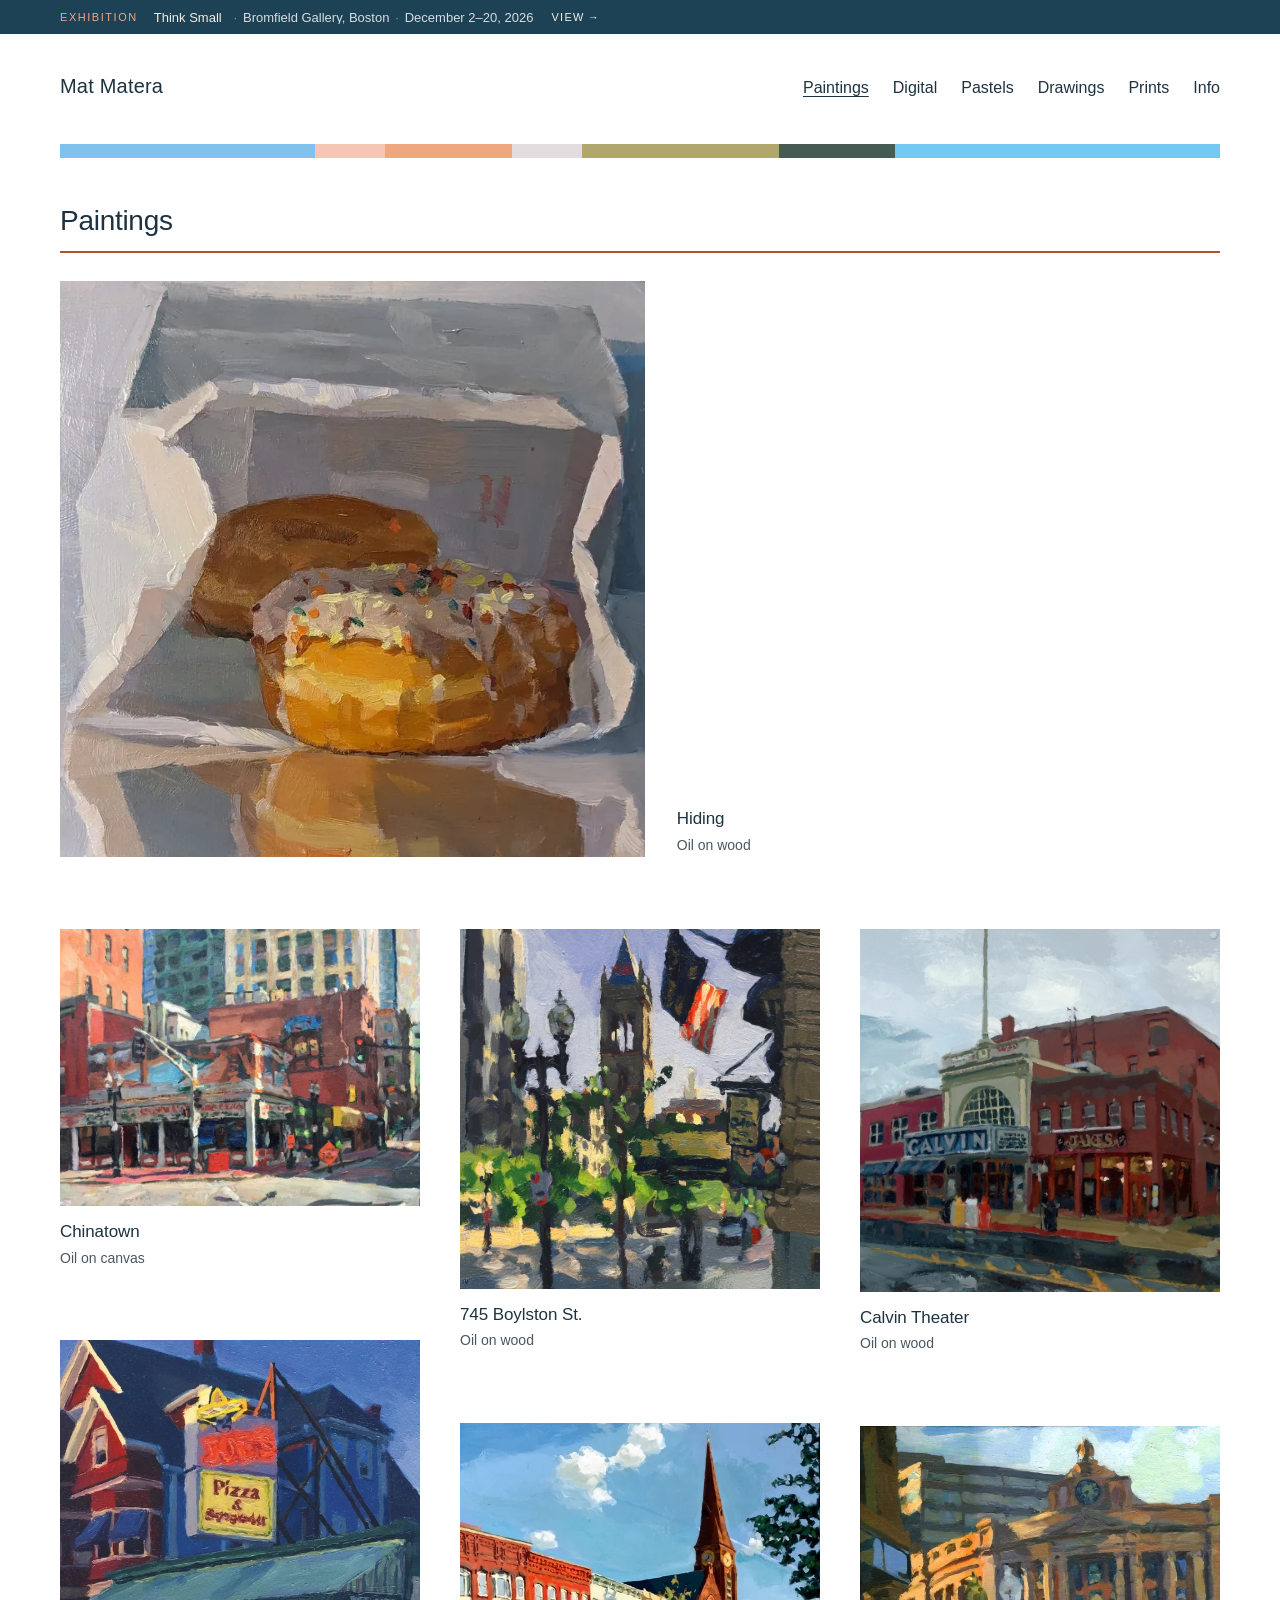
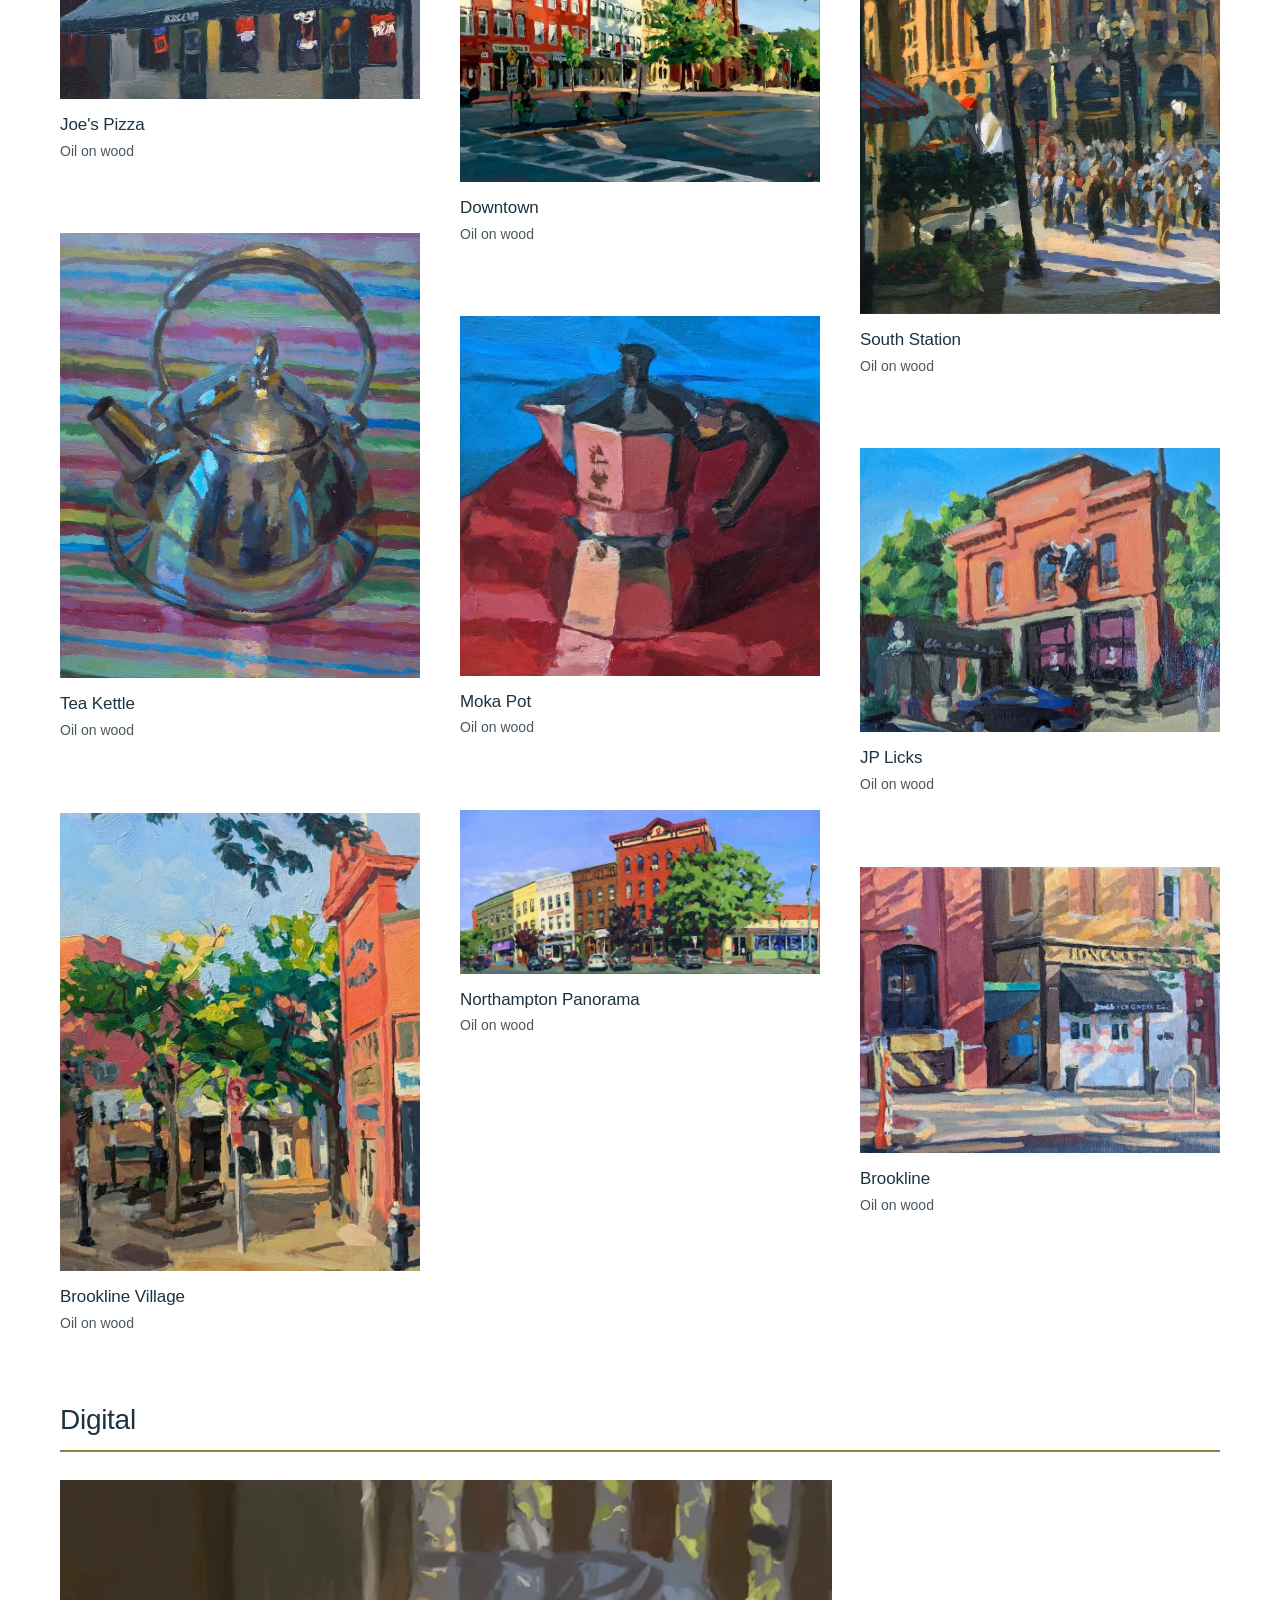
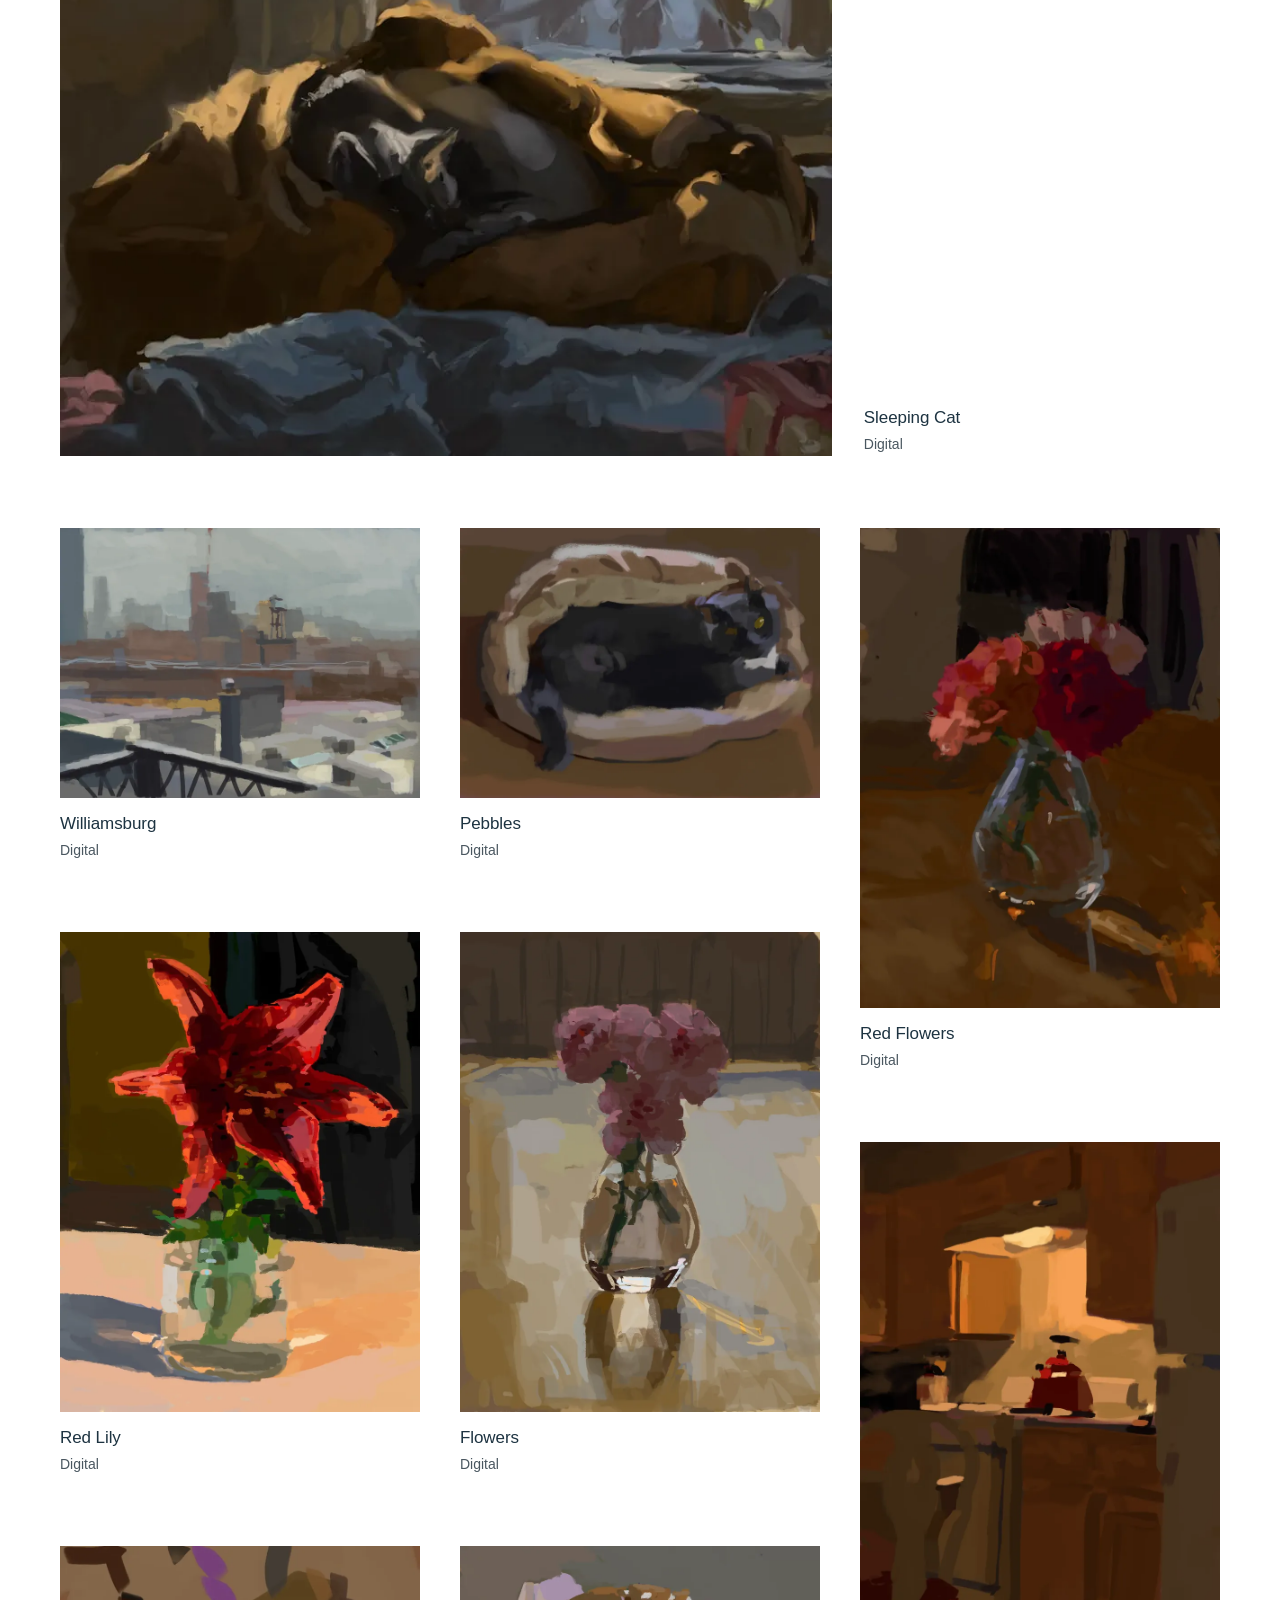
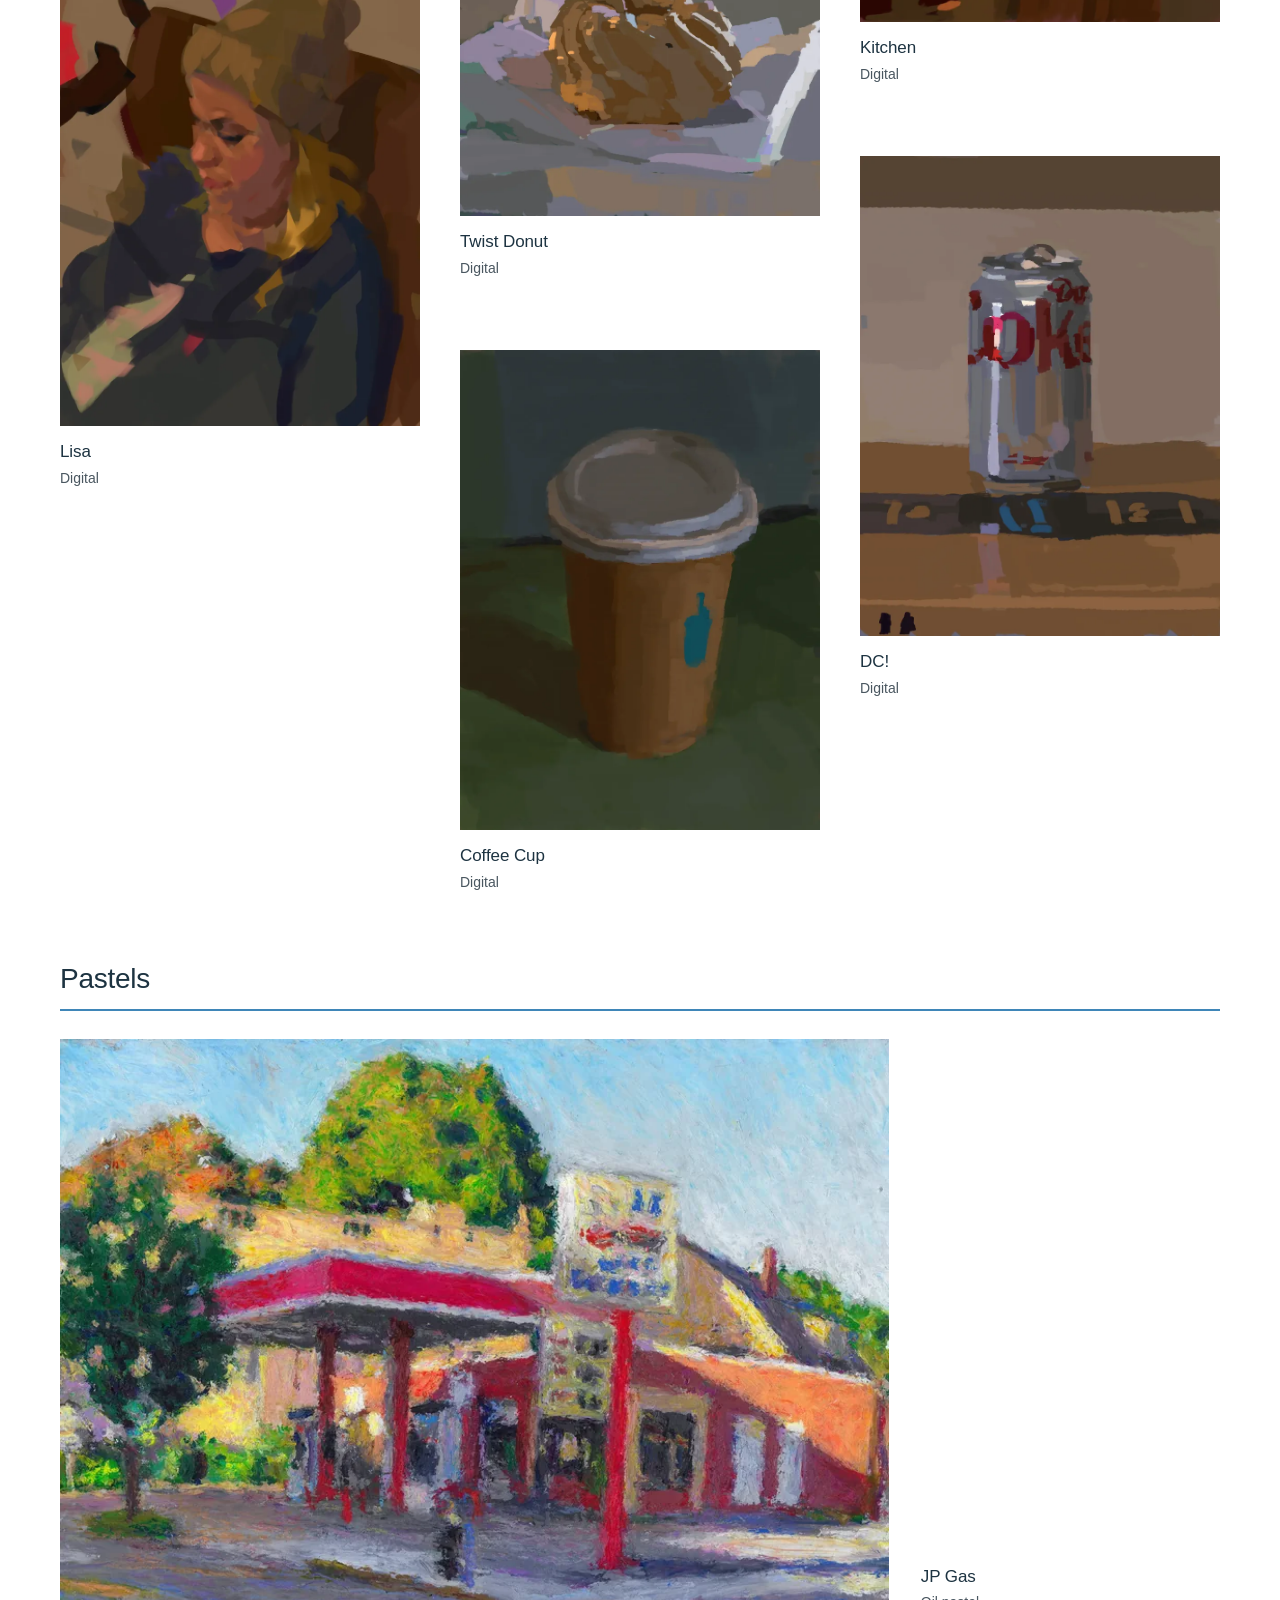
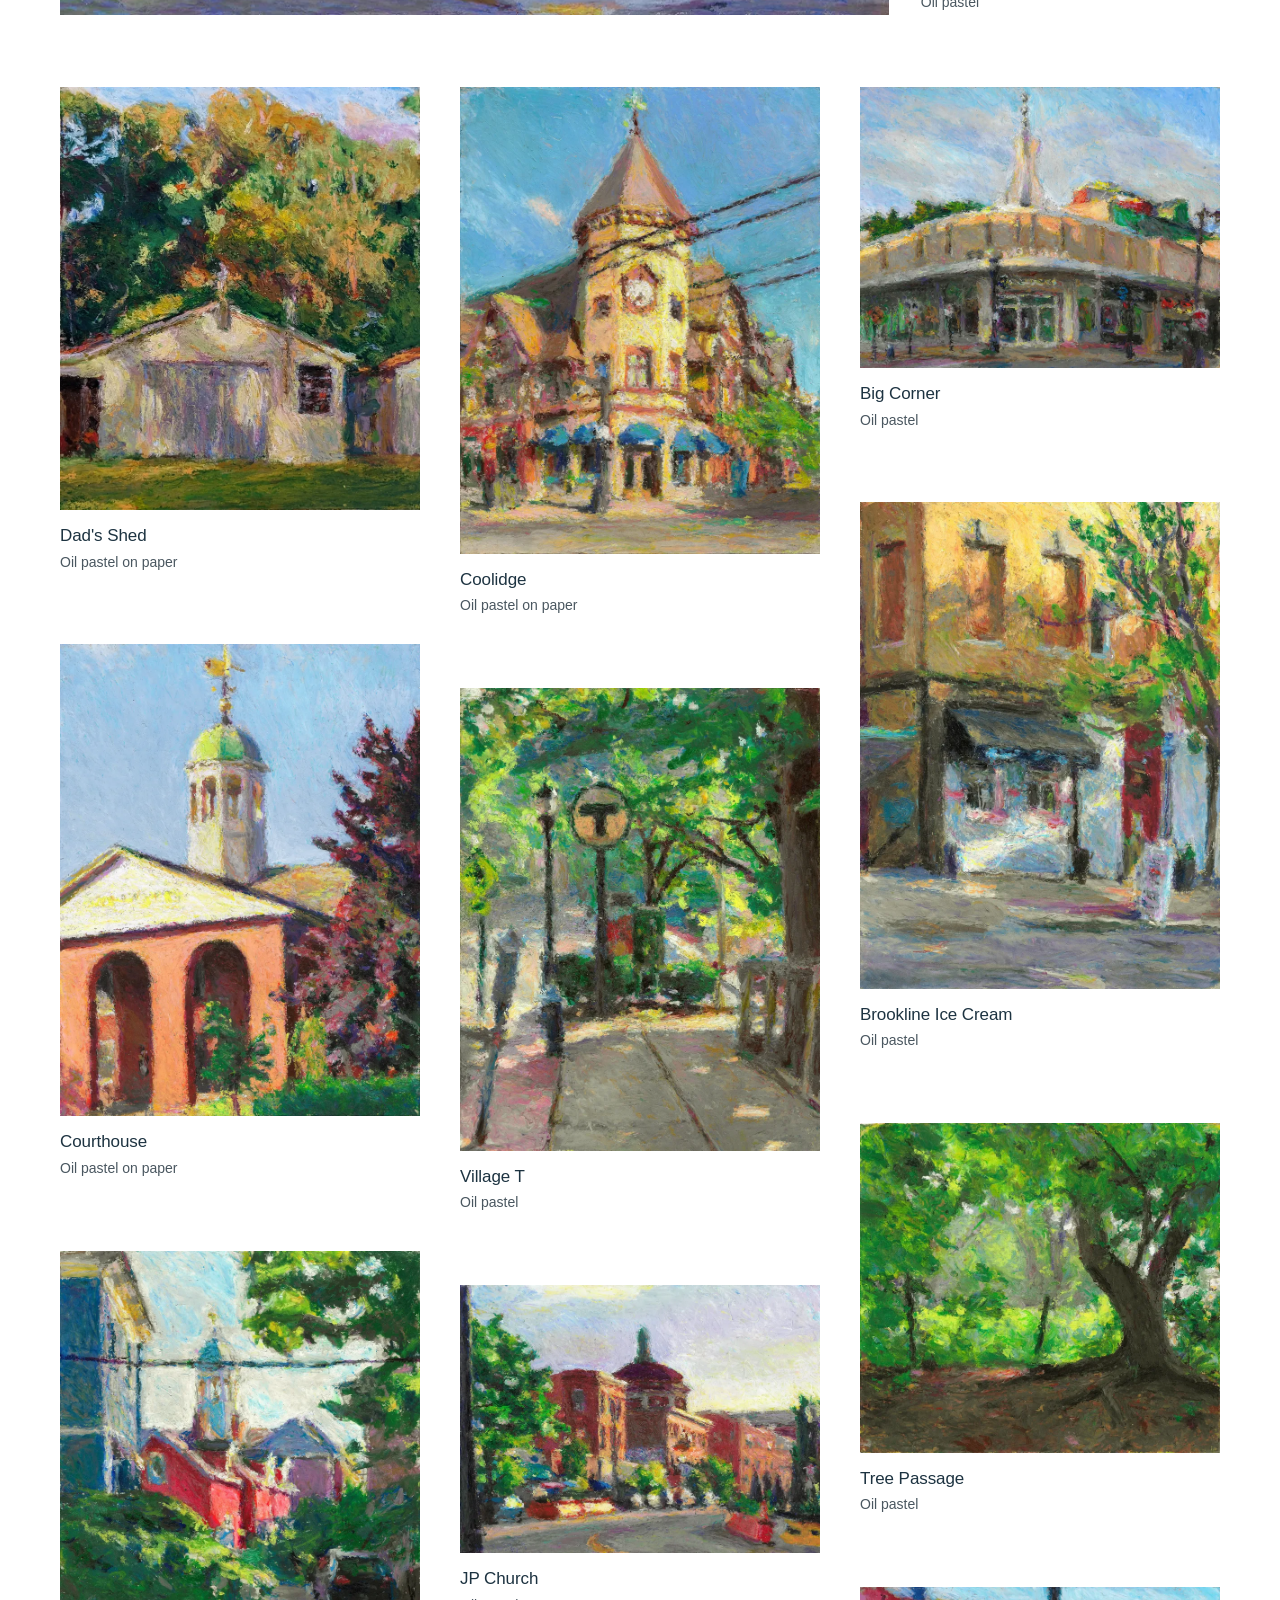
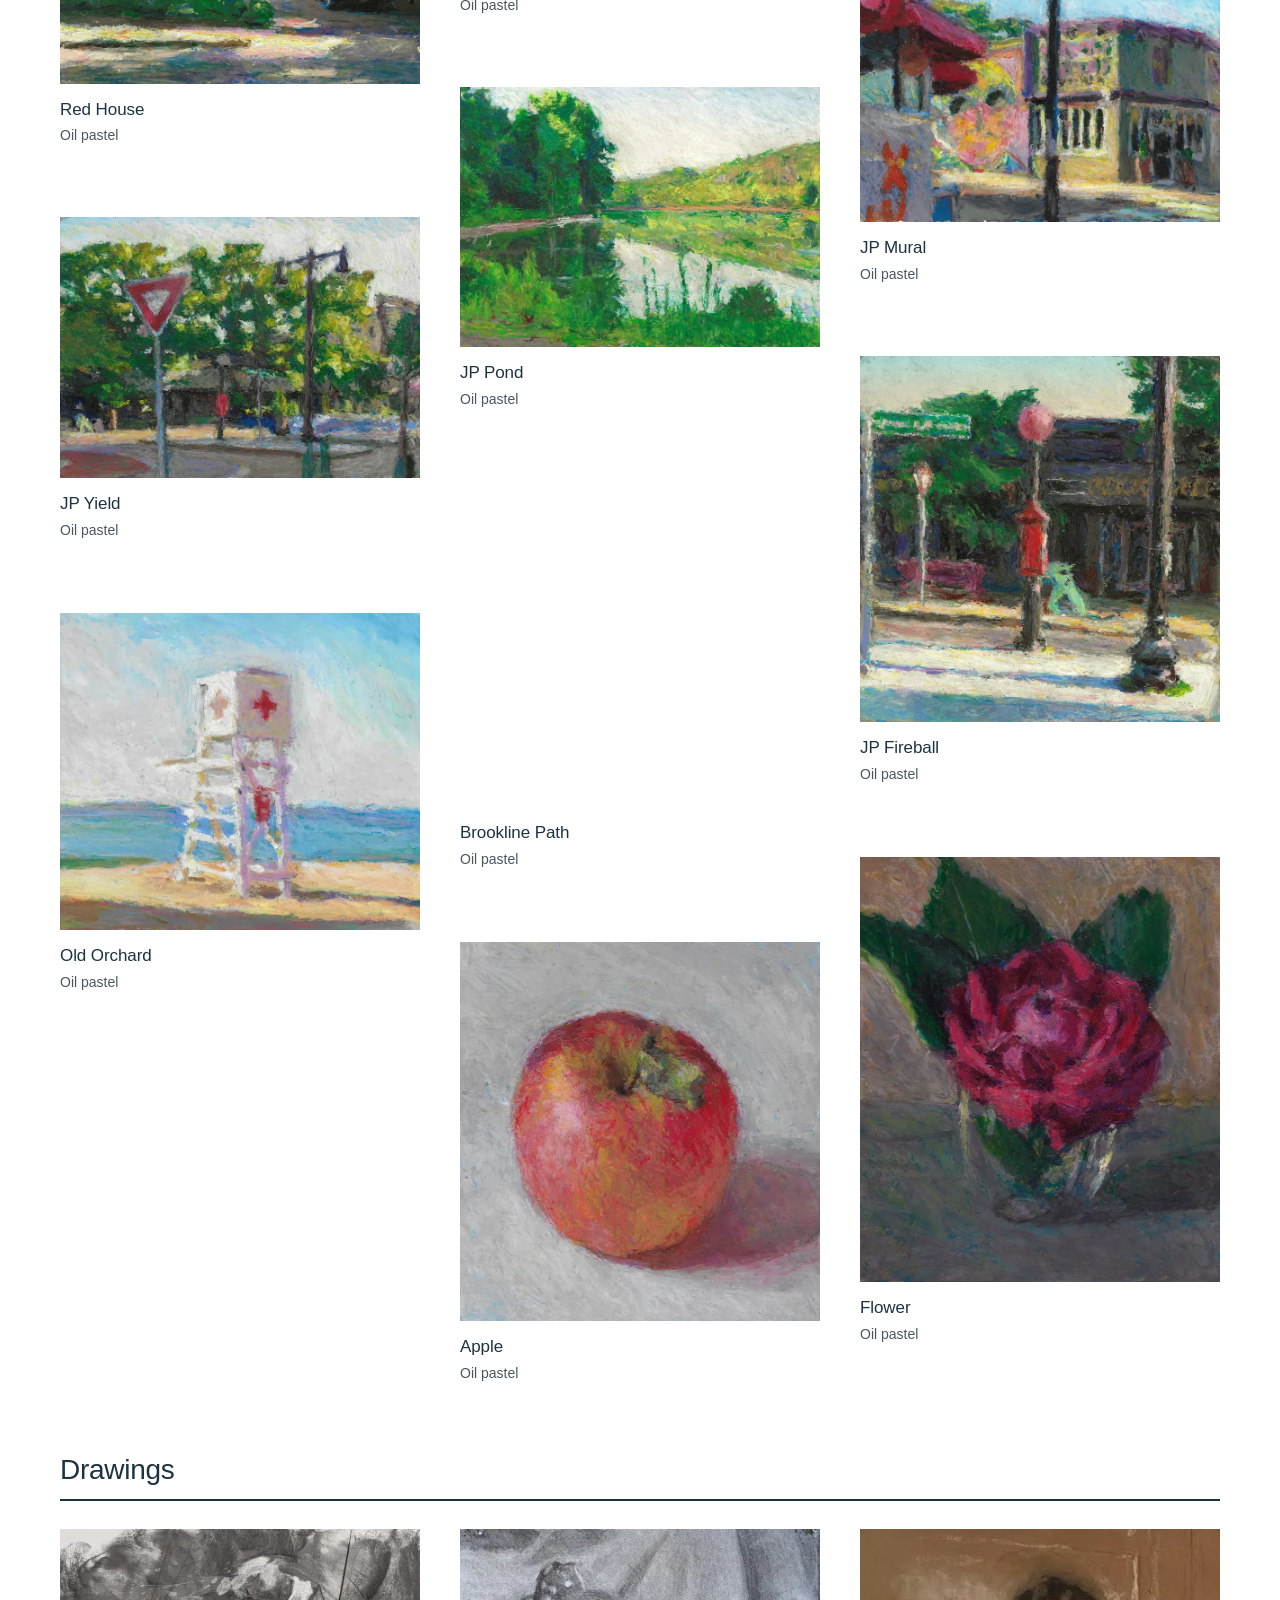
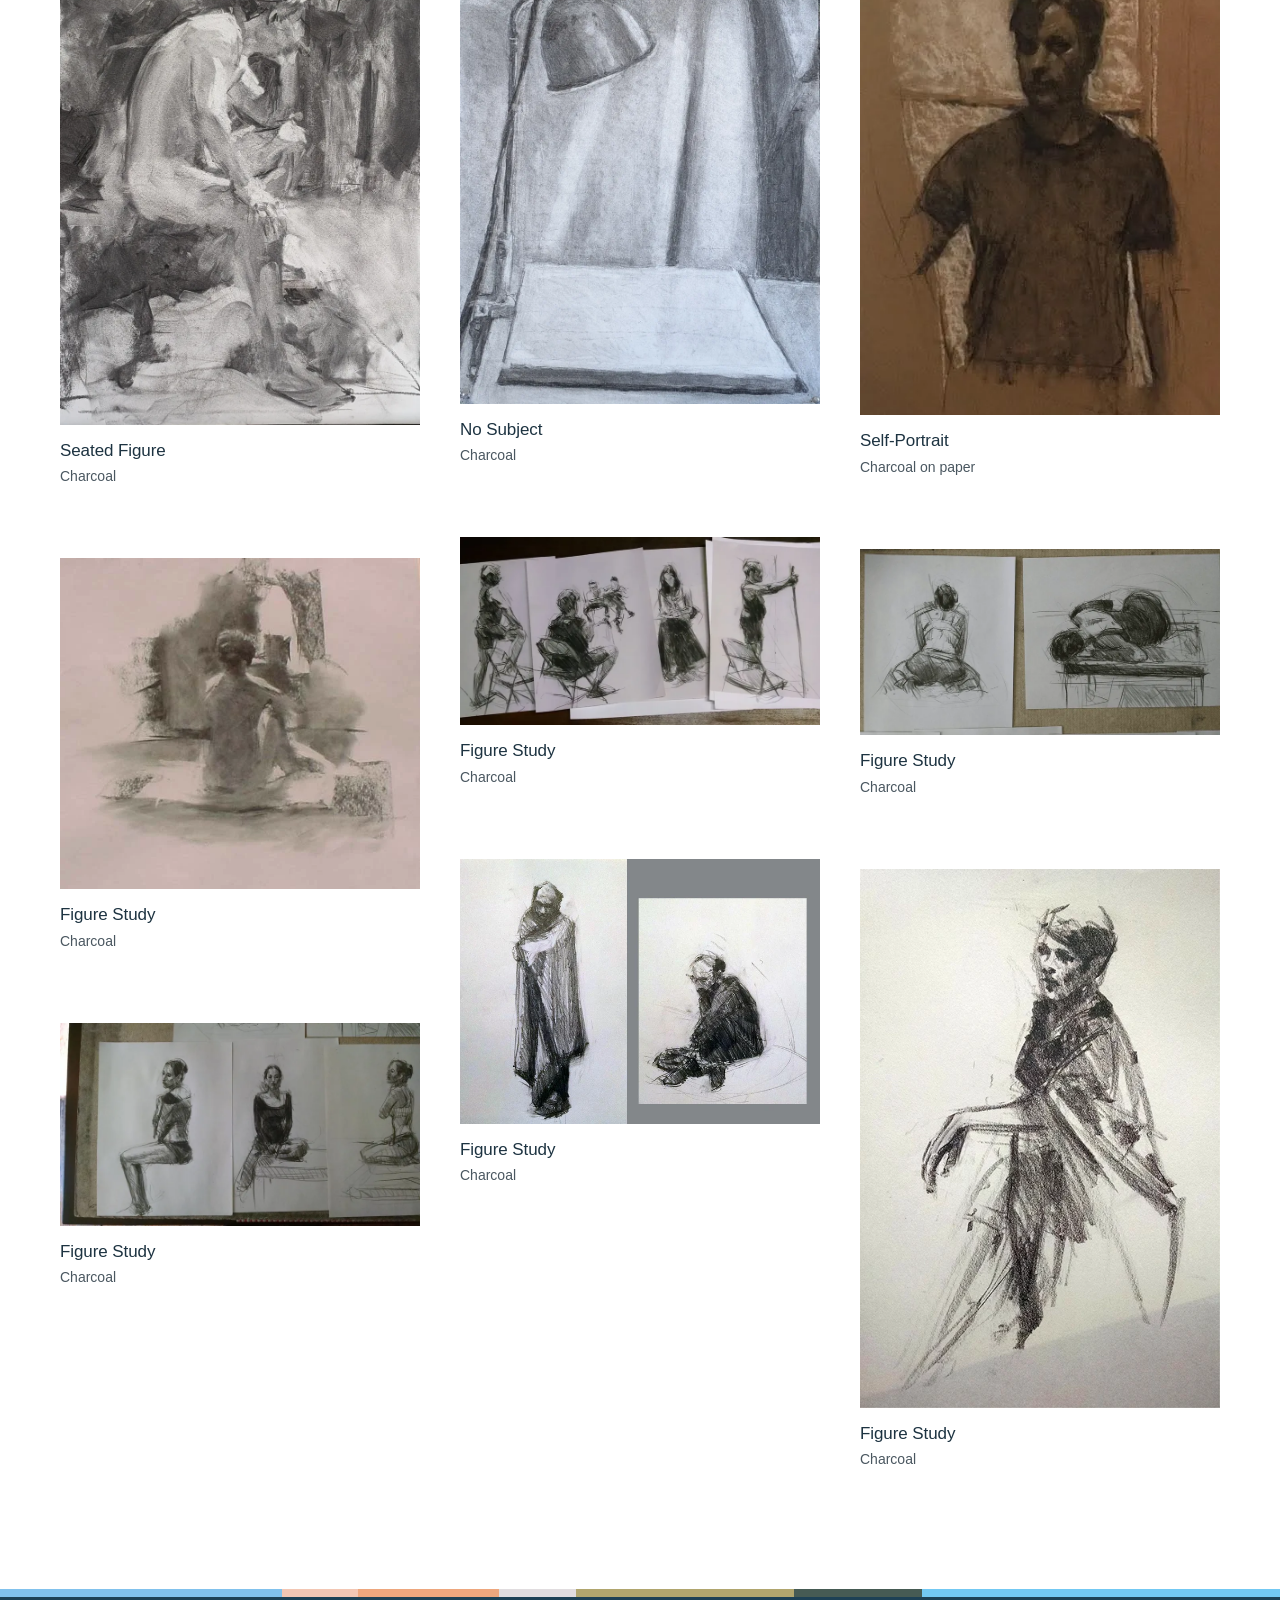
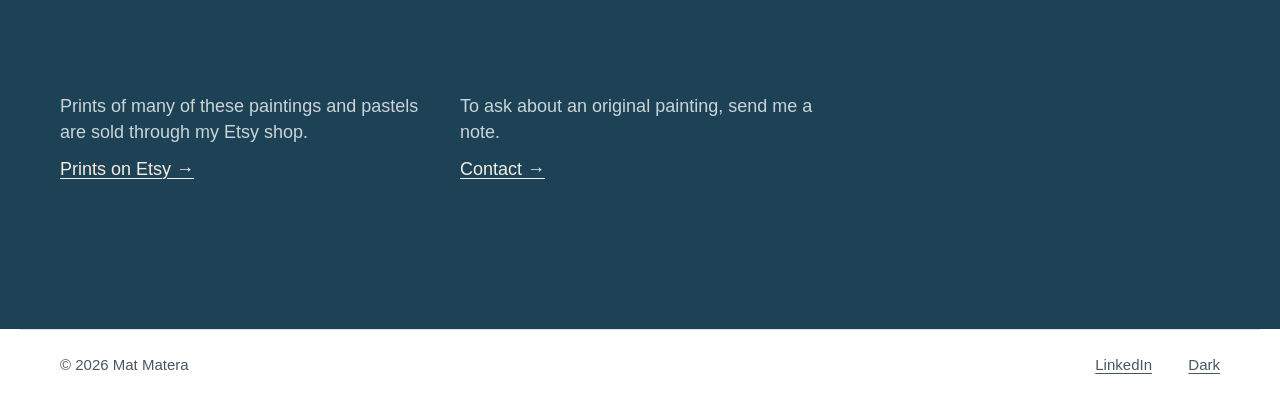
<file: index.html>
<!doctype html>
<html lang="en">
<head>
<meta charset="utf-8">
<meta name="viewport" content="width=device-width, initial-scale=1, maximum-scale=1, user-scalable=no">
<title>Mat Matera | Paintings, digital, pastels and drawings</title>
<meta name="description" content="Oil paintings, oil pastels, charcoal drawings and digital paintings by Mat Matera, painted from sight in the Boston area. Originals by inquiry. Prints through Etsy.">
<meta name="color-scheme" content="light dark">
<script>document.documentElement.classList.add("js");try{if(!sessionStorage.getItem("show-intro"))document.documentElement.classList.add("show-intro")}catch(e){}try{var t=localStorage.getItem("theme");if(t==="dark"||t==="light")document.documentElement.setAttribute("data-theme",t)}catch(e){}</script>
<link rel="stylesheet" href="styles.css?v=ca776ca3">
<link rel="stylesheet" href="artwork.css?v=86d493d8">
</head>
<body>
<a class="skip" href="#main">Skip to content</a>
<aside class="show-line" aria-label="Exhibition"><a class="show-open" href="https://www.bromfieldgallery.com/" rel="noopener" aria-haspopup="dialog" aria-label="Exhibition: Think Small, Bromfield Gallery, Boston, December 2–20, 2026. View details"><span class="show-k">Exhibition</span><span class="show-more" aria-hidden="true"><span class="show-name">Think Small</span><span class="show-gal"><span class="show-sep">·</span>Bromfield Gallery<span class="show-city">, Boston</span></span><span class="show-sep">·</span><span class="show-when"><span class="w-long">December</span><span class="w-short">Dec</span> 2–20<span class="show-year">, 2026</span></span></span><span class="show-view" aria-hidden="true">View</span></a></aside>
<header class="site-head" id="top">
<a class="site-name" href="/">Mat Matera</a>
<nav aria-label="Main"><span class="nav-art" role="group" aria-label="Artwork"><a href="#oils">Paintings</a><a href="#digital">Digital</a><a href="#pastels">Pastels</a><a href="#charcoal">Drawings</a></span><span class="nav-side"><a class="to-etsy" href="https://www.etsy.com/shop/MatMateraArt" target="_blank" rel="noopener">Prints</a><a href="info.html">Info</a></span></nav>
</header>
<main id="main" data-see-all="20" data-show="6">
<h1 class="vh">Mat Matera, artwork</h1>
<!-- Opening band: for now the same color strip as the show card (colors taken from the paintings), a little
     taller. Mat will make the opening image by hand later; it goes here as <div class="hero"><img ...></div>. -->
<div class="opening-band" aria-hidden="true"></div>
<section class="section" id="oils" aria-labelledby="oils-h">
<div class="section-head"><h2 id="oils-h">Paintings</h2></div>
<!-- Featured paintings piece: one larger work that leads the section. To set it, move that work's <figure> out of the grid
     below into this div, add " work-featured" to its class, and give its img sizes="(min-width: 1240px) 1160px, 94vw".
     The Drive sync only adds to <div class="works">, so it never touches this slot. -->
<div class="featured">
<figure class="work work-featured"><a class="zoom" href="assets/paintings/donuts.webp" data-title="Hiding" data-medium="Oil on wood"><img src="assets/paintings/donuts.webp" srcset="assets/paintings/donuts-800.webp 800w, assets/paintings/donuts-1200.webp 1200w, assets/paintings/donuts.webp 1382w" sizes="(min-width: 960px) 720px, 92vw" alt="Oil painting of two donuts in a white paper bag, one glazed and covered with colorful sprinkles" width="1382" height="1361" style="--w:1382px" decoding="async"></a><figcaption><span class="t">Hiding</span><span class="m">Oil on wood</span></figcaption></figure>
</div>
<div class="works">
<figure class="work"><a class="zoom" href="assets/paintings/chinatown.webp" data-title="Chinatown" data-medium="Oil on canvas"><img src="assets/paintings/chinatown.webp" srcset="assets/paintings/chinatown-800.webp 800w, assets/paintings/chinatown-1200.webp 1200w, assets/paintings/chinatown.webp 1600w" sizes="(min-width: 1240px) 380px, (min-width: 960px) 31vw, (min-width: 560px) 48vw, 92vw" alt="Chinatown, oil on canvas, by Mat Matera" width="1600" height="1231" style="--w:1600px" loading="lazy" decoding="async"></a><figcaption><span class="t">Chinatown</span><span class="m">Oil on canvas</span></figcaption></figure>
<figure class="work"><a class="zoom" href="assets/paintings/745-boylston-st.webp" data-title="745 Boylston St." data-medium="Oil on wood"><img src="assets/paintings/745-boylston-st.webp" alt="Oil painting of the Old South Church tower on Boylston Street, framed by trees and flags" width="863" height="863" style="--w:863px" decoding="async"></a><figcaption><span class="t">745 Boylston St.</span><span class="m">Oil on wood</span></figcaption></figure>
<figure class="work"><a class="zoom" href="assets/paintings/calvin-theater.webp" data-sold="1" data-print="https://www.etsy.com/listing/4614040519/calvin-theater-northampton-ma-print" data-title="Calvin Theater" data-medium="Oil on wood"><img src="assets/paintings/calvin-theater.webp" alt="Oil painting of the red-brick Calvin Theater beneath a stormy blue-gray sky" width="881" height="888" style="--w:881px" loading="lazy" decoding="async"></a><figcaption><span class="t">Calvin Theater</span><span class="m">Oil on wood</span></figcaption></figure>
<figure class="work"><a class="zoom" href="assets/paintings/joes-pizza.webp" data-sold="1" data-print="https://www.etsy.com/listing/4614042772/joes-pizza-northampton-ma-art-print" data-title="Joe&#x27;s Pizza" data-medium="Oil on wood"><img src="assets/paintings/joes-pizza.webp" alt="Oil painting of Joe&#x27;s Pizza storefront glowing against a dark evening street" width="590" height="589" style="--w:590px" loading="lazy" decoding="async"></a><figcaption><span class="t">Joe&#x27;s Pizza</span><span class="m">Oil on wood</span></figcaption></figure>
<figure class="work"><a class="zoom" href="assets/paintings/downtown.webp" data-sold="1" data-print="https://www.etsy.com/listing/4614045343/downtown-northampton-massachusetts-print" data-title="Downtown" data-medium="Oil on wood"><img src="assets/paintings/downtown.webp" alt="Oil painting of a sunlit downtown street with a white church steeple and red-brick buildings" width="593" height="592" style="--w:593px" loading="lazy" decoding="async"></a><figcaption><span class="t">Downtown</span><span class="m">Oil on wood</span></figcaption></figure>
<figure class="work"><a class="zoom" href="assets/paintings/south-station.webp" data-title="South Station" data-medium="Oil on wood"><img src="assets/paintings/south-station.webp" alt="Oil painting of a grand columned building and clock tower overlooking a crowded city square" width="663" height="900" style="--w:663px" loading="lazy" decoding="async"></a><figcaption><span class="t">South Station</span><span class="m">Oil on wood</span></figcaption></figure>
<figure class="work"><a class="zoom" href="assets/paintings/tea-kettle.webp" data-title="Tea Kettle" data-medium="Oil on wood"><img src="assets/paintings/tea-kettle.webp" alt="Oil painting of a reflective metal tea kettle on a brightly striped cloth" width="685" height="848" style="--w:685px" loading="lazy" decoding="async"></a><figcaption><span class="t">Tea Kettle</span><span class="m">Oil on wood</span></figcaption></figure>
<figure class="work"><a class="zoom" href="assets/paintings/moka-pot.webp" data-title="Moka Pot" data-medium="Oil on wood"><img src="assets/paintings/moka-pot.webp" srcset="assets/paintings/moka-pot-800.webp 800w, assets/paintings/moka-pot-1200.webp 1200w, assets/paintings/moka-pot.webp 1867w" sizes="(min-width: 1240px) 380px, (min-width: 960px) 31vw, (min-width: 560px) 48vw, 92vw" alt="Oil painting of a silver and red moka pot on richly folded red fabric against a blue background" width="1867" height="1867" style="--w:1867px" loading="lazy" decoding="async"></a><figcaption><span class="t">Moka Pot</span><span class="m">Oil on wood</span></figcaption></figure>
<figure class="work"><a class="zoom" href="assets/paintings/cow-head.webp" data-title="JP Licks" data-medium="Oil on wood"><img src="assets/paintings/cow-head.webp" srcset="assets/paintings/cow-head-800.webp 800w, assets/paintings/cow-head.webp 1217w" sizes="(min-width: 1240px) 380px, (min-width: 960px) 31vw, (min-width: 560px) 48vw, 92vw" alt="Oil painting of a red-brick storefront with a sculpted cow head above the entrance" width="1217" height="962" style="--w:1217px" loading="lazy" decoding="async"></a><figcaption><span class="t">JP Licks</span><span class="m">Oil on wood</span></figcaption></figure>
<figure class="work"><a class="zoom" href="assets/paintings/northampton-panorama.webp" data-sold="1" data-print="https://www.etsy.com/listing/4614048401/northampton-ma-panoramic-print-main" data-title="Northampton Panorama" data-medium="Oil on wood"><img src="assets/paintings/northampton-panorama.webp" srcset="assets/paintings/northampton-panorama-800.webp 800w, assets/paintings/northampton-panorama-1200.webp 1200w, assets/paintings/northampton-panorama.webp 1600w" sizes="(min-width: 1240px) 380px, (min-width: 960px) 31vw, (min-width: 560px) 48vw, 92vw" alt="Panoramic oil painting of a colorful downtown streetscape beneath a clear blue sky" width="1600" height="727" style="--w:1600px" loading="lazy" decoding="async"></a><figcaption><span class="t">Northampton Panorama</span><span class="m">Oil on wood</span></figcaption></figure>
<figure class="work"><a class="zoom" href="assets/paintings/red-building.webp" data-print="https://www.etsy.com/listing/4618588779/orange-building-brookline-ma-art-print" data-title="Brookline Village" data-medium="Oil on wood"><img src="assets/paintings/red-building.webp" srcset="assets/paintings/red-building-800.webp 800w, assets/paintings/red-building.webp 1043w" sizes="(min-width: 1240px) 380px, (min-width: 960px) 31vw, (min-width: 560px) 48vw, 92vw" alt="Oil painting of a sunlit red building and leafy trees at a downtown corner" width="1043" height="1328" style="--w:1043px" loading="lazy" decoding="async"></a><figcaption><span class="t">Brookline Village</span><span class="m">Oil on wood</span></figcaption></figure>
<figure class="work"><a class="zoom" href="assets/paintings/lioncub-ice-cream-co.webp" data-print="https://www.etsy.com/listing/4618586693/brookline-ice-cream-shop-brookline-ma" data-title="Brookline" data-medium="Oil on wood"><img src="assets/paintings/lioncub-ice-cream-co.webp" srcset="assets/paintings/lioncub-ice-cream-co-800.webp 800w, assets/paintings/lioncub-ice-cream-co.webp 1289w" sizes="(min-width: 1240px) 380px, (min-width: 960px) 31vw, (min-width: 560px) 48vw, 92vw" alt="Oil painting of the Lioncub Ice Cream Co. storefront in warm afternoon light" width="1289" height="1027" style="--w:1289px" loading="lazy" decoding="async"></a><figcaption><span class="t">Brookline</span><span class="m">Oil on wood</span></figcaption></figure>
</div>
</section>
<section class="section" id="digital" aria-labelledby="digital-h">
<div class="section-head"><h2 id="digital-h">Digital</h2></div>
<!-- Featured digital piece: one larger work that leads the section. To set it, move that work's <figure> out of the grid
     below into this div, add " work-featured" to its class, and give its img sizes="(min-width: 1240px) 1160px, 94vw".
     The Drive sync only adds to <div class="works">, so it never touches this slot. -->
<div class="featured">
<figure class="work work-featured"><a class="zoom" href="assets/digital/sleeping-cat.webp" data-title="Sleeping Cat" data-medium="Digital"><img src="assets/digital/sleeping-cat.webp" srcset="assets/digital/sleeping-cat-800.webp 800w, assets/digital/sleeping-cat-1200.webp 1200w, assets/digital/sleeping-cat.webp 2048w" sizes="(min-width: 960px) 720px, 92vw" alt="Digital painting of a dark-coated cat sleeping in a warm patch of sunlight on rumpled blankets" width="2048" height="1528" style="--w:2048px" decoding="async"></a><figcaption><span class="t">Sleeping Cat</span><span class="m">Digital</span></figcaption></figure>
</div>
<div class="works">
<figure class="work"><a class="zoom" href="assets/digital/williamsburg.webp" data-title="Williamsburg" data-medium="Digital"><img src="assets/digital/williamsburg.webp" srcset="assets/digital/williamsburg-800.webp 800w, assets/digital/williamsburg-1200.webp 1200w, assets/digital/williamsburg.webp 1600w" sizes="(min-width: 1240px) 380px, (min-width: 960px) 31vw, (min-width: 560px) 48vw, 92vw" alt="Williamsburg, digital, by Mat Matera" width="1600" height="1199" style="--w:1600px" loading="lazy" decoding="async"></a><figcaption><span class="t">Williamsburg</span><span class="m">Digital</span></figcaption></figure>
<figure class="work"><a class="zoom" href="assets/digital/image04.webp" data-title="Pebbles" data-medium="Digital"><img src="assets/digital/image04.webp" srcset="assets/digital/image04-800.webp 800w, assets/digital/image04-1200.webp 1200w, assets/digital/image04.webp 1600w" sizes="(min-width: 1240px) 380px, (min-width: 960px) 31vw, (min-width: 560px) 48vw, 92vw" alt="Pebbles, digital, by Mat Matera" width="1600" height="1200" style="--w:1600px" loading="lazy" decoding="async"></a><figcaption><span class="t">Pebbles</span><span class="m">Digital</span></figcaption></figure>
<figure class="work"><a class="zoom" href="assets/digital/image03.webp" data-title="Red Flowers" data-medium="Digital"><img src="assets/digital/image03.webp" srcset="assets/digital/image03-800.webp 800w, assets/digital/image03.webp 1200w" sizes="(min-width: 1240px) 380px, (min-width: 960px) 31vw, (min-width: 560px) 48vw, 92vw" alt="Red Flowers, digital, by Mat Matera" width="1200" height="1600" style="--w:1200px" loading="lazy" decoding="async"></a><figcaption><span class="t">Red Flowers</span><span class="m">Digital</span></figcaption></figure>
<figure class="work"><a class="zoom" href="assets/digital/red-lily.webp" data-title="Red Lily" data-medium="Digital"><img src="assets/digital/red-lily.webp" srcset="assets/digital/red-lily-800.webp 800w, assets/digital/red-lily.webp 1350w" sizes="(min-width: 1240px) 380px, (min-width: 960px) 31vw, (min-width: 560px) 48vw, 92vw" alt="Digital painting of a red lily in a glass jar on a sunlit table" width="1350" height="1800" style="--w:1350px" loading="lazy" decoding="async"></a><figcaption><span class="t">Red Lily</span><span class="m">Digital</span></figcaption></figure>
<figure class="work"><a class="zoom" href="assets/digital/flowers.webp" data-title="Flowers" data-medium="Digital"><img src="assets/digital/flowers.webp" srcset="assets/digital/flowers-800.webp 800w, assets/digital/flowers.webp 1350w" sizes="(min-width: 1240px) 380px, (min-width: 960px) 31vw, (min-width: 560px) 48vw, 92vw" alt="Digital painting of pink flowers in a glass vase, reflected on a table" width="1350" height="1800" style="--w:1350px" loading="lazy" decoding="async"></a><figcaption><span class="t">Flowers</span><span class="m">Digital</span></figcaption></figure>
<figure class="work"><a class="zoom" href="assets/digital/kitchen.webp" data-title="Kitchen" data-medium="Digital"><img src="assets/digital/kitchen.webp" srcset="assets/digital/kitchen-800.webp 800w, assets/digital/kitchen.webp 1350w" sizes="(min-width: 1240px) 380px, (min-width: 960px) 31vw, (min-width: 560px) 48vw, 92vw" alt="Digital painting of a dim kitchen lit by a warm light over the stove" width="1350" height="1800" style="--w:1350px" loading="lazy" decoding="async"></a><figcaption><span class="t">Kitchen</span><span class="m">Digital</span></figcaption></figure>
<figure class="work"><a class="zoom" href="assets/digital/lisa.webp" data-title="Lisa" data-medium="Digital"><img src="assets/digital/lisa.webp" srcset="assets/digital/lisa-800.webp 800w, assets/digital/lisa.webp 1350w" sizes="(min-width: 1240px) 380px, (min-width: 960px) 31vw, (min-width: 560px) 48vw, 92vw" alt="Digital portrait of a woman with blond hair looking down" width="1350" height="1800" style="--w:1350px" loading="lazy" decoding="async"></a><figcaption><span class="t">Lisa</span><span class="m">Digital</span></figcaption></figure>
<figure class="work"><a class="zoom" href="assets/digital/twist-donut.webp" data-title="Twist Donut" data-medium="Digital"><img src="assets/digital/twist-donut.webp" srcset="assets/digital/twist-donut-800.webp 800w, assets/digital/twist-donut-1200.webp 1200w, assets/digital/twist-donut.webp 1800w" sizes="(min-width: 1240px) 380px, (min-width: 960px) 31vw, (min-width: 560px) 48vw, 92vw" alt="Digital painting of a glazed twist donut on crumpled paper" width="1800" height="1350" style="--w:1800px" loading="lazy" decoding="async"></a><figcaption><span class="t">Twist Donut</span><span class="m">Digital</span></figcaption></figure>
<figure class="work"><a class="zoom" href="assets/digital/diet-coke.webp" data-title="DC!" data-medium="Digital"><img src="assets/digital/diet-coke.webp" srcset="assets/digital/diet-coke-800.webp 800w, assets/digital/diet-coke.webp 1350w" sizes="(min-width: 1240px) 380px, (min-width: 960px) 31vw, (min-width: 560px) 48vw, 92vw" alt="Digital painting of a silver soda can on a table" width="1350" height="1800" style="--w:1350px" loading="lazy" decoding="async"></a><figcaption><span class="t">DC!</span><span class="m">Digital</span></figcaption></figure>
<figure class="work"><a class="zoom" href="assets/digital/coffee-cup.webp" data-title="Coffee Cup" data-medium="Digital"><img src="assets/digital/coffee-cup.webp" srcset="assets/digital/coffee-cup-800.webp 800w, assets/digital/coffee-cup.webp 1350w" sizes="(min-width: 1240px) 380px, (min-width: 960px) 31vw, (min-width: 560px) 48vw, 92vw" alt="Digital painting of a paper coffee cup with a lid on a green surface" width="1350" height="1800" style="--w:1350px" loading="lazy" decoding="async"></a><figcaption><span class="t">Coffee Cup</span><span class="m">Digital</span></figcaption></figure>
</div>
</section>
<section class="section" id="pastels" aria-labelledby="pastels-h">
<div class="section-head"><h2 id="pastels-h">Pastels</h2></div>
<!-- Featured pastels piece: one larger work that leads the section. To set it, move that work's <figure> out of the grid
     below into this div, add " work-featured" to its class, and give its img sizes="(min-width: 1240px) 1160px, 94vw".
     The Drive sync only adds to <div class="works">, so it never touches this slot. -->
<div class="featured">
<figure class="work work-featured"><a class="zoom" href="assets/pastels/jp-gas.webp" data-print="https://www.etsy.com/listing/4619000184/gas-station-brookline-ma-art-print-gas" data-title="JP Gas" data-medium="Oil pastel"><img src="assets/pastels/jp-gas.webp" srcset="assets/pastels/jp-gas-800.webp 800w, assets/pastels/jp-gas-1200.webp 1200w, assets/pastels/jp-gas.webp 2000w" sizes="(min-width: 960px) 720px, 92vw" alt="Oil pastel of a red-canopied gas station and shop under summer trees" width="2000" height="1390" style="--w:2000px" decoding="async"></a><figcaption><span class="t">JP Gas</span><span class="m">Oil pastel</span></figcaption></figure>
</div>
<div class="works">
<figure class="work"><a class="zoom" href="assets/pastels/dad-shed.webp" data-sold="1" data-title="Dad&#x27;s Shed" data-medium="Oil pastel on paper"><img src="assets/pastels/dad-shed.webp" srcset="assets/pastels/dad-shed-800.webp 800w, assets/pastels/dad-shed.webp 1326w" sizes="(min-width: 1240px) 380px, (min-width: 960px) 31vw, (min-width: 560px) 48vw, 92vw" alt="Oil pastel of a sunlit white shed with a dark window, under tall green and autumn-orange trees" width="1326" height="1560" style="--w:1326px" loading="lazy" decoding="async"></a><figcaption><span class="t">Dad&#x27;s Shed</span><span class="m">Oil pastel on paper</span></figcaption></figure>
<figure class="work"><a class="zoom" href="assets/pastels/coolidge.webp" data-print="https://www.etsy.com/listing/4618989077/clock-tower-brookline-ma-art-print-clock" data-title="Coolidge" data-medium="Oil pastel on paper"><img src="assets/pastels/coolidge.webp" srcset="assets/pastels/coolidge-800.webp 800w, assets/pastels/coolidge-1200.webp 1200w, assets/pastels/coolidge.webp 1542w" sizes="(min-width: 1240px) 380px, (min-width: 960px) 31vw, (min-width: 560px) 48vw, 92vw" alt="Oil pastel of a sunlit yellow clock tower in Brookline against a bright blue sky" width="1542" height="2000" style="--w:1542px" loading="lazy" decoding="async"></a><figcaption><span class="t">Coolidge</span><span class="m">Oil pastel on paper</span></figcaption></figure>
<figure class="work"><a class="zoom" href="assets/pastels/bigcorner.webp" data-print="https://www.etsy.com/listing/4618986629/corner-steeple-brookline-ma-art-print" data-title="Big Corner" data-medium="Oil pastel"><img src="assets/pastels/bigcorner.webp" srcset="assets/pastels/bigcorner-800.webp 800w, assets/pastels/bigcorner-1200.webp 1200w, assets/pastels/bigcorner.webp 2000w" sizes="(min-width: 1240px) 380px, (min-width: 960px) 31vw, (min-width: 560px) 48vw, 92vw" alt="Oil pastel of a curved white corner storefront building with a spire against a blue sky" width="2000" height="1563" style="--w:2000px" loading="lazy" decoding="async"></a><figcaption><span class="t">Big Corner</span><span class="m">Oil pastel</span></figcaption></figure>
<figure class="work"><a class="zoom" href="assets/pastels/brookline-icecream.webp" data-print="https://www.etsy.com/listing/4618996108/yellow-storefront-brookline-ma-art-print" data-title="Brookline Ice Cream" data-medium="Oil pastel"><img src="assets/pastels/brookline-icecream.webp" srcset="assets/pastels/brookline-icecream-800.webp 800w, assets/pastels/brookline-icecream-1200.webp 1200w, assets/pastels/brookline-icecream.webp 1479w" sizes="(min-width: 1240px) 380px, (min-width: 960px) 31vw, (min-width: 560px) 48vw, 92vw" alt="Oil pastel of a sunlit yellow brick storefront with a dark awning and a tree at the corner" width="1479" height="2000" style="--w:1479px" loading="lazy" decoding="async"></a><figcaption><span class="t">Brookline Ice Cream</span><span class="m">Oil pastel</span></figcaption></figure>
<figure class="work"><a class="zoom" href="assets/pastels/courthouse.webp" data-print="https://www.etsy.com/listing/4618990115/pink-building-cupola-brookline-ma-art" data-title="Courthouse" data-medium="Oil pastel on paper"><img src="assets/pastels/courthouse.webp" srcset="assets/pastels/courthouse-800.webp 800w, assets/pastels/courthouse-1200.webp 1200w, assets/pastels/courthouse.webp 1524w" sizes="(min-width: 1240px) 380px, (min-width: 960px) 31vw, (min-width: 560px) 48vw, 92vw" alt="Oil pastel of an arched building and green cupola framed by autumn foliage" width="1524" height="2000" style="--w:1524px" loading="lazy" decoding="async"></a><figcaption><span class="t">Courthouse</span><span class="m">Oil pastel on paper</span></figcaption></figure>
<figure class="work"><a class="zoom" href="assets/pastels/villiage-t.webp" data-print="https://www.etsy.com/listing/4618998073/t-stop-brookline-ma-art-print-t-stop-oil" data-title="Village T" data-medium="Oil pastel"><img src="assets/pastels/villiage-t.webp" srcset="assets/pastels/villiage-t-800.webp 800w, assets/pastels/villiage-t-1200.webp 1200w, assets/pastels/villiage-t.webp 1555w" sizes="(min-width: 1240px) 380px, (min-width: 960px) 31vw, (min-width: 560px) 48vw, 92vw" alt="Oil pastel of a shaded sidewalk and T stop sign under green trees" width="1555" height="2000" style="--w:1555px" loading="lazy" decoding="async"></a><figcaption><span class="t">Village T</span><span class="m">Oil pastel</span></figcaption></figure>
<figure class="work"><a class="zoom" href="assets/pastels/treepassage.webp" data-print="https://www.etsy.com/listing/4619004872/big-tree-park-brookline-ma-art-print-big" data-title="Tree Passage" data-medium="Oil pastel"><img src="assets/pastels/treepassage.webp" srcset="assets/pastels/treepassage-800.webp 800w, assets/pastels/treepassage-1200.webp 1200w, assets/pastels/treepassage.webp 2000w" sizes="(min-width: 1240px) 380px, (min-width: 960px) 31vw, (min-width: 560px) 48vw, 92vw" alt="Oil pastel of a large tree arching over a shaded wooded path" width="2000" height="1833" style="--w:2000px" loading="lazy" decoding="async"></a><figcaption><span class="t">Tree Passage</span><span class="m">Oil pastel</span></figcaption></figure>
<figure class="work"><a class="zoom" href="assets/pastels/redhouse.webp" data-print="https://www.etsy.com/listing/4618996037/red-church-street-brookline-ma-art-print" data-title="Red House" data-medium="Oil pastel"><img src="assets/pastels/redhouse.webp" srcset="assets/pastels/redhouse-800.webp 800w, assets/pastels/redhouse-1200.webp 1200w, assets/pastels/redhouse.webp 1664w" sizes="(min-width: 1240px) 380px, (min-width: 960px) 31vw, (min-width: 560px) 48vw, 92vw" alt="Oil pastel of a red house with a cupola seen past green shrubs and a parked car" width="1664" height="2000" style="--w:1664px" loading="lazy" decoding="async"></a><figcaption><span class="t">Red House</span><span class="m">Oil pastel</span></figcaption></figure>
<figure class="work"><a class="zoom" href="assets/pastels/jp-church.webp" data-print="https://www.etsy.com/listing/4618999156/red-brick-street-brookline-ma-art-print" data-title="JP Church" data-medium="Oil pastel"><img src="assets/pastels/jp-church.webp" srcset="assets/pastels/jp-church-800.webp 800w, assets/pastels/jp-church-1200.webp 1200w, assets/pastels/jp-church.webp 2000w" sizes="(min-width: 1240px) 380px, (min-width: 960px) 31vw, (min-width: 560px) 48vw, 92vw" alt="Oil pastel of a curving street lined with brick buildings and a church tower in Jamaica Plain" width="2000" height="1492" style="--w:2000px" loading="lazy" decoding="async"></a><figcaption><span class="t">JP Church</span><span class="m">Oil pastel</span></figcaption></figure>
<figure class="work"><a class="zoom" href="assets/pastels/jp-mural.webp" data-print="https://www.etsy.com/listing/4619001166/storefront-red-awning-brookline-ma-art" data-title="JP Mural" data-medium="Oil pastel"><img src="assets/pastels/jp-mural.webp" srcset="assets/pastels/jp-mural-800.webp 800w, assets/pastels/jp-mural-1200.webp 1200w, assets/pastels/jp-mural.webp 2000w" sizes="(min-width: 1240px) 380px, (min-width: 960px) 31vw, (min-width: 560px) 48vw, 92vw" alt="Oil pastel of a street corner with a colorful mural, a red awning and a utility pole" width="2000" height="1309" style="--w:2000px" loading="lazy" decoding="async"></a><figcaption><span class="t">JP Mural</span><span class="m">Oil pastel</span></figcaption></figure>
<figure class="work"><a class="zoom" href="assets/pastels/jp-pond.webp" data-print="https://www.etsy.com/listing/4619002984/pond-brookline-ma-art-print-pond-oil" data-title="JP Pond" data-medium="Oil pastel"><img src="assets/pastels/jp-pond.webp" srcset="assets/pastels/jp-pond-800.webp 800w, assets/pastels/jp-pond-1200.webp 1200w, assets/pastels/jp-pond.webp 2000w" sizes="(min-width: 1240px) 380px, (min-width: 960px) 31vw, (min-width: 560px) 48vw, 92vw" alt="Oil pastel of a pond reflecting green trees and a far hillside" width="2000" height="1448" style="--w:2000px" loading="lazy" decoding="async"></a><figcaption><span class="t">JP Pond</span><span class="m">Oil pastel</span></figcaption></figure>
<figure class="work"><a class="zoom" href="assets/pastels/jp-yield.webp" data-print="https://www.etsy.com/listing/4619009410/street-yield-sign-brookline-ma-art-print" data-title="JP Yield" data-medium="Oil pastel"><img src="assets/pastels/jp-yield.webp" srcset="assets/pastels/jp-yield-800.webp 800w, assets/pastels/jp-yield-1200.webp 1200w, assets/pastels/jp-yield.webp 2000w" sizes="(min-width: 1240px) 380px, (min-width: 960px) 31vw, (min-width: 560px) 48vw, 92vw" alt="Oil pastel of a yield sign and street lamp in front of sunlit trees" width="2000" height="1453" style="--w:2000px" loading="lazy" decoding="async"></a><figcaption><span class="t">JP Yield</span><span class="m">Oil pastel</span></figcaption></figure>
<figure class="work"><a class="zoom" href="assets/pastels/jp-fireball.webp" data-print="https://www.etsy.com/listing/4619000403/street-corner-postbox-brookline-ma-art" data-title="JP Fireball" data-medium="Oil pastel"><img src="assets/pastels/jp-fireball.webp" srcset="assets/pastels/jp-fireball-800.webp 800w, assets/pastels/jp-fireball-1200.webp 1200w, assets/pastels/jp-fireball.webp 1962w" sizes="(min-width: 1240px) 380px, (min-width: 960px) 31vw, (min-width: 560px) 48vw, 92vw" alt="Oil pastel of a red fire alarm box and a lamp post on a sunlit sidewalk" width="1962" height="2000" style="--w:1962px" loading="lazy" decoding="async"></a><figcaption><span class="t">JP Fireball</span><span class="m">Oil pastel</span></figcaption></figure>
<figure class="work"><a class="zoom" href="assets/pastels/brookline-path.webp" data-print="https://www.etsy.com/listing/4618999163/wooded-path-brookline-ma-art-print" data-title="Brookline Path" data-medium="Oil pastel"><img src="assets/pastels/brookline-path.webp" srcset="assets/pastels/brookline-path-800.webp 800w, assets/pastels/brookline-path-1200.webp 1200w, assets/pastels/brookline-path.webp 2000w" sizes="(min-width: 1240px) 380px, (min-width: 960px) 31vw, (min-width: 560px) 48vw, 92vw" alt="Oil pastel of a shaded path curving uphill between trees" width="2000" height="1810" style="--w:2000px" loading="lazy" decoding="async"></a><figcaption><span class="t">Brookline Path</span><span class="m">Oil pastel</span></figcaption></figure>
<figure class="work"><a class="zoom" href="assets/pastels/old-orchard.webp" data-print="https://www.etsy.com/listing/4619010504/lifeguard-chair-beach-brookline-ma-art" data-title="Old Orchard" data-medium="Oil pastel"><img src="assets/pastels/old-orchard.webp" srcset="assets/pastels/old-orchard-800.webp 800w, assets/pastels/old-orchard-1200.webp 1200w, assets/pastels/old-orchard.webp 2000w" sizes="(min-width: 1240px) 380px, (min-width: 960px) 31vw, (min-width: 560px) 48vw, 92vw" alt="Oil pastel of a white lifeguard tower with red crosses on a beach" width="2000" height="1765" style="--w:2000px" loading="lazy" decoding="async"></a><figcaption><span class="t">Old Orchard</span><span class="m">Oil pastel</span></figcaption></figure>
<figure class="work"><a class="zoom" href="assets/pastels/flower.webp" data-title="Flower" data-medium="Oil pastel"><img src="assets/pastels/flower.webp" srcset="assets/pastels/flower-800.webp 800w, assets/pastels/flower-1200.webp 1200w, assets/pastels/flower.webp 1694w" sizes="(min-width: 1240px) 380px, (min-width: 960px) 31vw, (min-width: 560px) 48vw, 92vw" alt="Oil pastel of a dark red flower with green leaves in a small glass" width="1694" height="2000" style="--w:1694px" loading="lazy" decoding="async"></a><figcaption><span class="t">Flower</span><span class="m">Oil pastel</span></figcaption></figure>
<figure class="work"><a class="zoom" href="assets/pastels/apple.webp" data-title="Apple" data-medium="Oil pastel"><img src="assets/pastels/apple.webp" srcset="assets/pastels/apple-800.webp 800w, assets/pastels/apple-1200.webp 1200w, assets/pastels/apple.webp 1898w" sizes="(min-width: 1240px) 380px, (min-width: 960px) 31vw, (min-width: 560px) 48vw, 92vw" alt="Oil pastel of a red apple on a pale grey ground" width="1898" height="2000" style="--w:1898px" loading="lazy" decoding="async"></a><figcaption><span class="t">Apple</span><span class="m">Oil pastel</span></figcaption></figure>
</div>
</section>
<section class="section" id="charcoal" aria-labelledby="charcoal-h">
<div class="section-head"><h2 id="charcoal-h">Drawings</h2></div>
<!-- Featured drawings piece: one larger work that leads the section. To set it, move that work's <figure> out of the grid
     below into this div, add " work-featured" to its class, and give its img sizes="(min-width: 1240px) 1160px, 94vw".
     The Drive sync only adds to <div class="works">, so it never touches this slot. -->
<div class="featured">
</div>
<div class="works">
<figure class="work"><a class="zoom" href="assets/drawings/seated-figure.webp" data-title="Seated Figure" data-medium="Charcoal"><img src="assets/drawings/seated-figure.webp" srcset="assets/drawings/seated-figure-800.webp 800w, assets/drawings/seated-figure.webp 1163w" sizes="(min-width: 1240px) 380px, (min-width: 960px) 31vw, (min-width: 560px) 48vw, 92vw" alt="Seated Figure, charcoal, by Mat Matera" width="1163" height="1600" style="--w:1163px" loading="lazy" decoding="async"></a><figcaption><span class="t">Seated Figure</span><span class="m">Charcoal</span></figcaption></figure>
<figure class="work"><a class="zoom" href="assets/drawings/no-subject.webp" data-title="No Subject" data-medium="Charcoal"><img src="assets/drawings/no-subject.webp" srcset="assets/drawings/no-subject-800.webp 800w, assets/drawings/no-subject.webp 1214w" sizes="(min-width: 1240px) 380px, (min-width: 960px) 31vw, (min-width: 560px) 48vw, 92vw" alt="No Subject, charcoal, by Mat Matera" width="1214" height="1600" style="--w:1214px" loading="lazy" decoding="async"></a><figcaption><span class="t">No Subject</span><span class="m">Charcoal</span></figcaption></figure>
<figure class="work"><a class="zoom" href="assets/drawings/self-portrait.webp" data-title="Self-Portrait" data-medium="Charcoal on paper"><img src="assets/drawings/self-portrait.webp" alt="Charcoal on paper self-portrait by Mat Matera" width="434" height="586" style="--w:434px" loading="lazy" decoding="async"></a><figcaption><span class="t">Self-Portrait</span><span class="m">Charcoal on paper</span></figcaption></figure>
<figure class="work"><a class="zoom" href="assets/drawings/figure-study-1.webp" data-title="Figure Study" data-medium="Charcoal"><img src="assets/drawings/figure-study-1.webp" srcset="assets/drawings/figure-study-1-800.webp 800w, assets/drawings/figure-study-1.webp 1380w" sizes="(min-width: 1240px) 380px, (min-width: 960px) 31vw, (min-width: 560px) 48vw, 92vw" alt="Charcoal figure-study sheet with several seated, standing and reclining poses" width="1380" height="720" style="--w:1380px" loading="lazy" decoding="async"></a><figcaption><span class="t">Figure Study</span><span class="m">Charcoal</span></figcaption></figure>
<figure class="work"><a class="zoom" href="assets/drawings/figure-study-2.webp" data-title="Figure Study" data-medium="Charcoal"><img src="assets/drawings/figure-study-2.webp" srcset="assets/drawings/figure-study-2-800.webp 800w, assets/drawings/figure-study-2-1200.webp 1200w, assets/drawings/figure-study-2.webp 1500w" sizes="(min-width: 1240px) 380px, (min-width: 960px) 31vw, (min-width: 560px) 48vw, 92vw" alt="Charcoal life-drawing sheet with a seated figure and a reclining curled pose" width="1500" height="774" style="--w:1500px" loading="lazy" decoding="async"></a><figcaption><span class="t">Figure Study</span><span class="m">Charcoal</span></figcaption></figure>
<figure class="work"><a class="zoom" href="assets/drawings/figure-study-3.webp" data-title="Figure Study" data-medium="Charcoal"><img src="assets/drawings/figure-study-3.webp" alt="Charcoal and earth-tone study of a seated figure leaning forward" width="538" height="494" style="--w:538px" loading="lazy" decoding="async"></a><figcaption><span class="t">Figure Study</span><span class="m">Charcoal</span></figcaption></figure>
<figure class="work"><a class="zoom" href="assets/drawings/figure-study-5.webp" data-title="Figure Study" data-medium="Charcoal"><img src="assets/drawings/figure-study-5.webp" alt="Two charcoal gesture drawings exploring compact seated and standing poses" width="643" height="472" style="--w:643px" loading="lazy" decoding="async"></a><figcaption><span class="t">Figure Study</span><span class="m">Charcoal</span></figcaption></figure>
<figure class="work"><a class="zoom" href="assets/drawings/figure-study-6.webp" data-title="Figure Study" data-medium="Charcoal"><img src="assets/drawings/figure-study-6.webp" alt="Charcoal life drawing of a standing figure with one arm raised toward the head" width="450" height="673" style="--w:450px" loading="lazy" decoding="async"></a><figcaption><span class="t">Figure Study</span><span class="m">Charcoal</span></figcaption></figure>
<figure class="work"><a class="zoom" href="assets/drawings/figure-study-7.webp" data-title="Figure Study" data-medium="Charcoal"><img src="assets/drawings/figure-study-7.webp" srcset="assets/drawings/figure-study-7-800.webp 800w, assets/drawings/figure-study-7-1200.webp 1200w, assets/drawings/figure-study-7.webp 1500w" sizes="(min-width: 1240px) 380px, (min-width: 960px) 31vw, (min-width: 560px) 48vw, 92vw" alt="Charcoal study sheet with three standing and seated figure poses" width="1500" height="844" style="--w:1500px" loading="lazy" decoding="async"></a><figcaption><span class="t">Figure Study</span><span class="m">Charcoal</span></figcaption></figure>
</div>
</section>
<div class="section pair">
<div><p>Prints of many of these paintings and pastels are sold through my Etsy shop.</p><a class="act" href="https://www.etsy.com/shop/MatMateraArt" rel="noopener">Prints on Etsy</a></div>
<div><p>To ask about an original painting, send me a note.</p><a class="act" href="info.html#contact">Contact</a></div>
</div>
</main>
<footer class="site-foot">
<p>© 2026 Mat Matera</p>
<nav aria-label="Elsewhere"><a href="https://www.linkedin.com/in/matmatera" rel="noopener">LinkedIn</a></nav>
</footer>
<dialog class="show-pop" id="show" aria-labelledby="show-h" data-until="2026-12-21">
<div class="show-card" tabindex="-1" autofocus>
<button class="show-close" type="button" aria-label="Close"><svg viewBox="0 0 44 44" aria-hidden="true"><circle cx="22" cy="22" r="20"/><path d="M15 15l14 14M29 15L15 29"/></svg></button>
<h2 id="show-h">Exhibition</h2><p class="show-title">Think Small</p><p class="show-place">Bromfield Gallery</p><p>450 Harrison Ave, Boston</p><dl class="show-facts"><div><dt>Dates</dt><dd>December 2–20, 2026</dd></div><div><dt>Hours</dt><dd>Wednesday–Sunday, 12–5</dd></div><div><dt>Reception</dt><dd>Friday, December 4, 6–8 PM</dd></div></dl>
<p class="show-links"><a href="https://www.bromfieldgallery.com/" rel="noopener">bromfieldgallery.com</a><a class="show-go" href="assets/paintings/donuts.webp" data-work="assets/paintings/donuts.webp">Back to Artwork</a></p>
</div>
</dialog>
<script src="site.js?v=526484eb" defer></script>
</body>
</html>
</file>
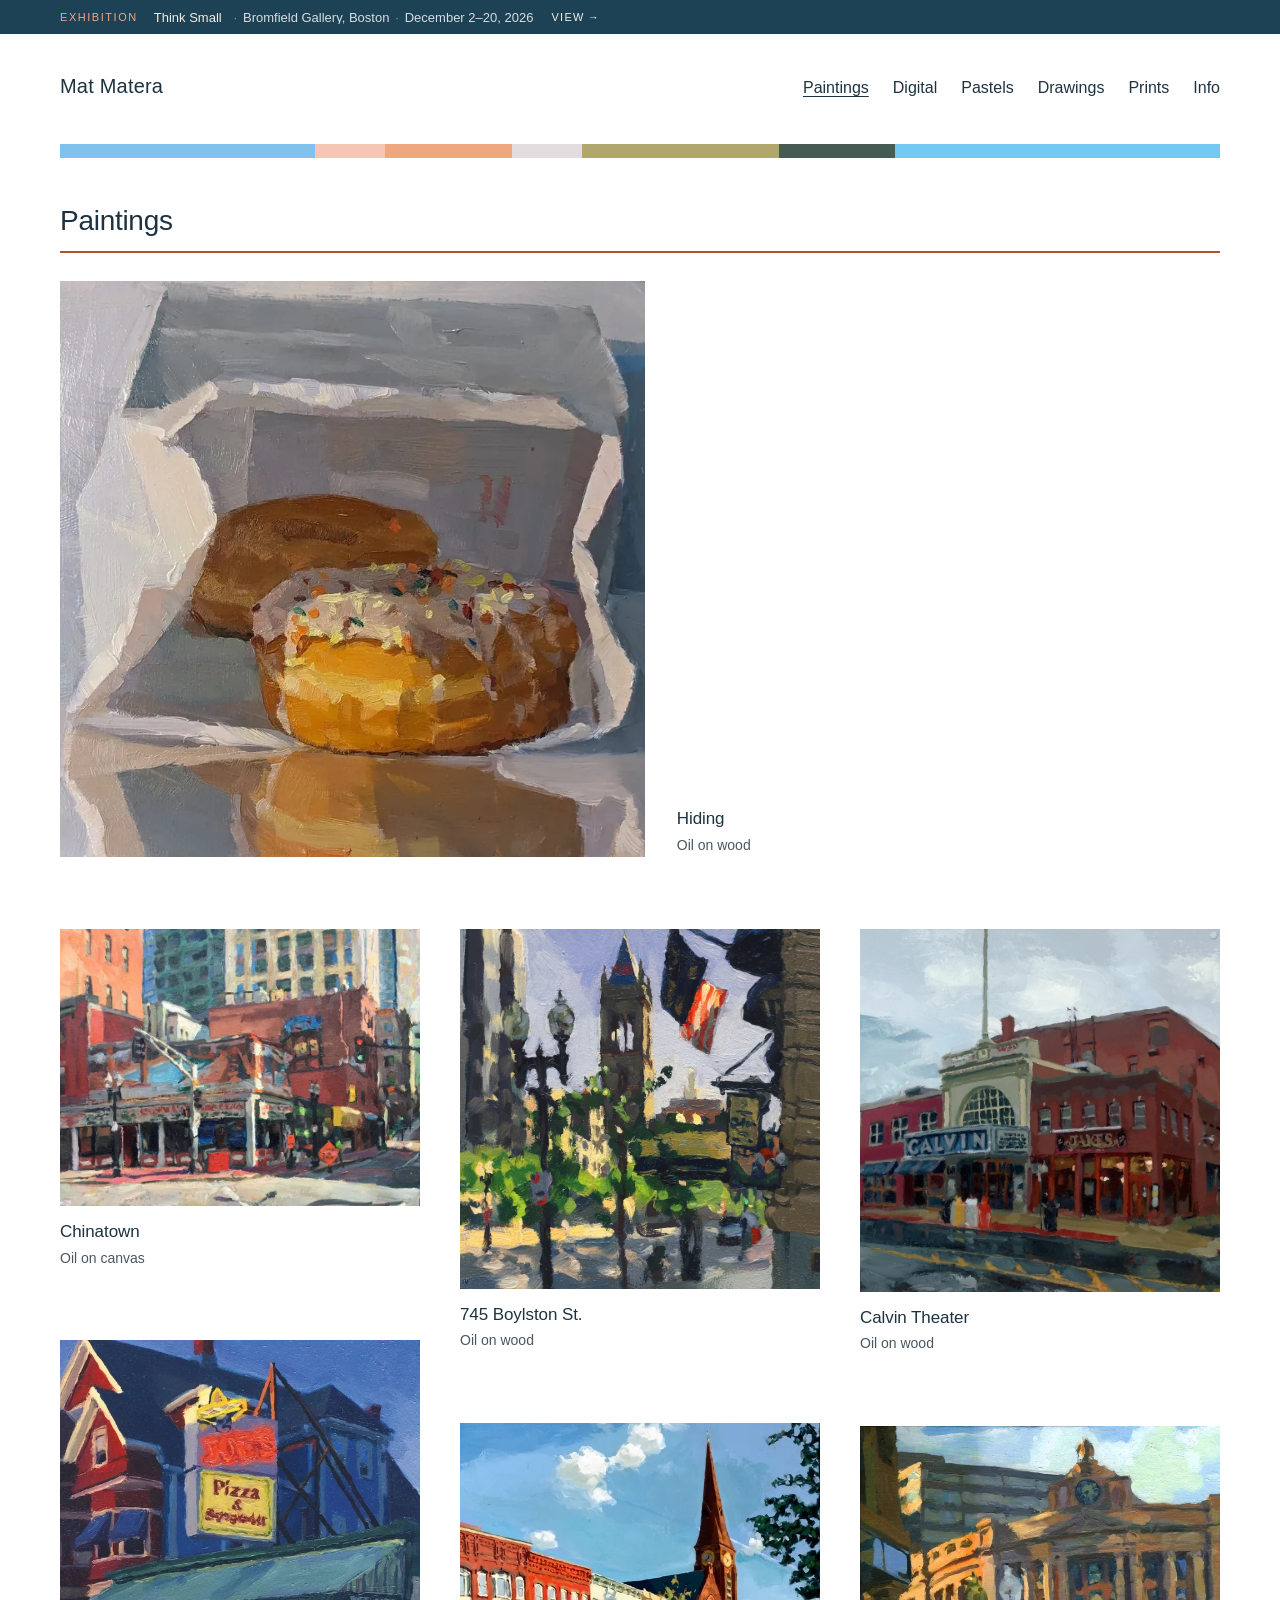
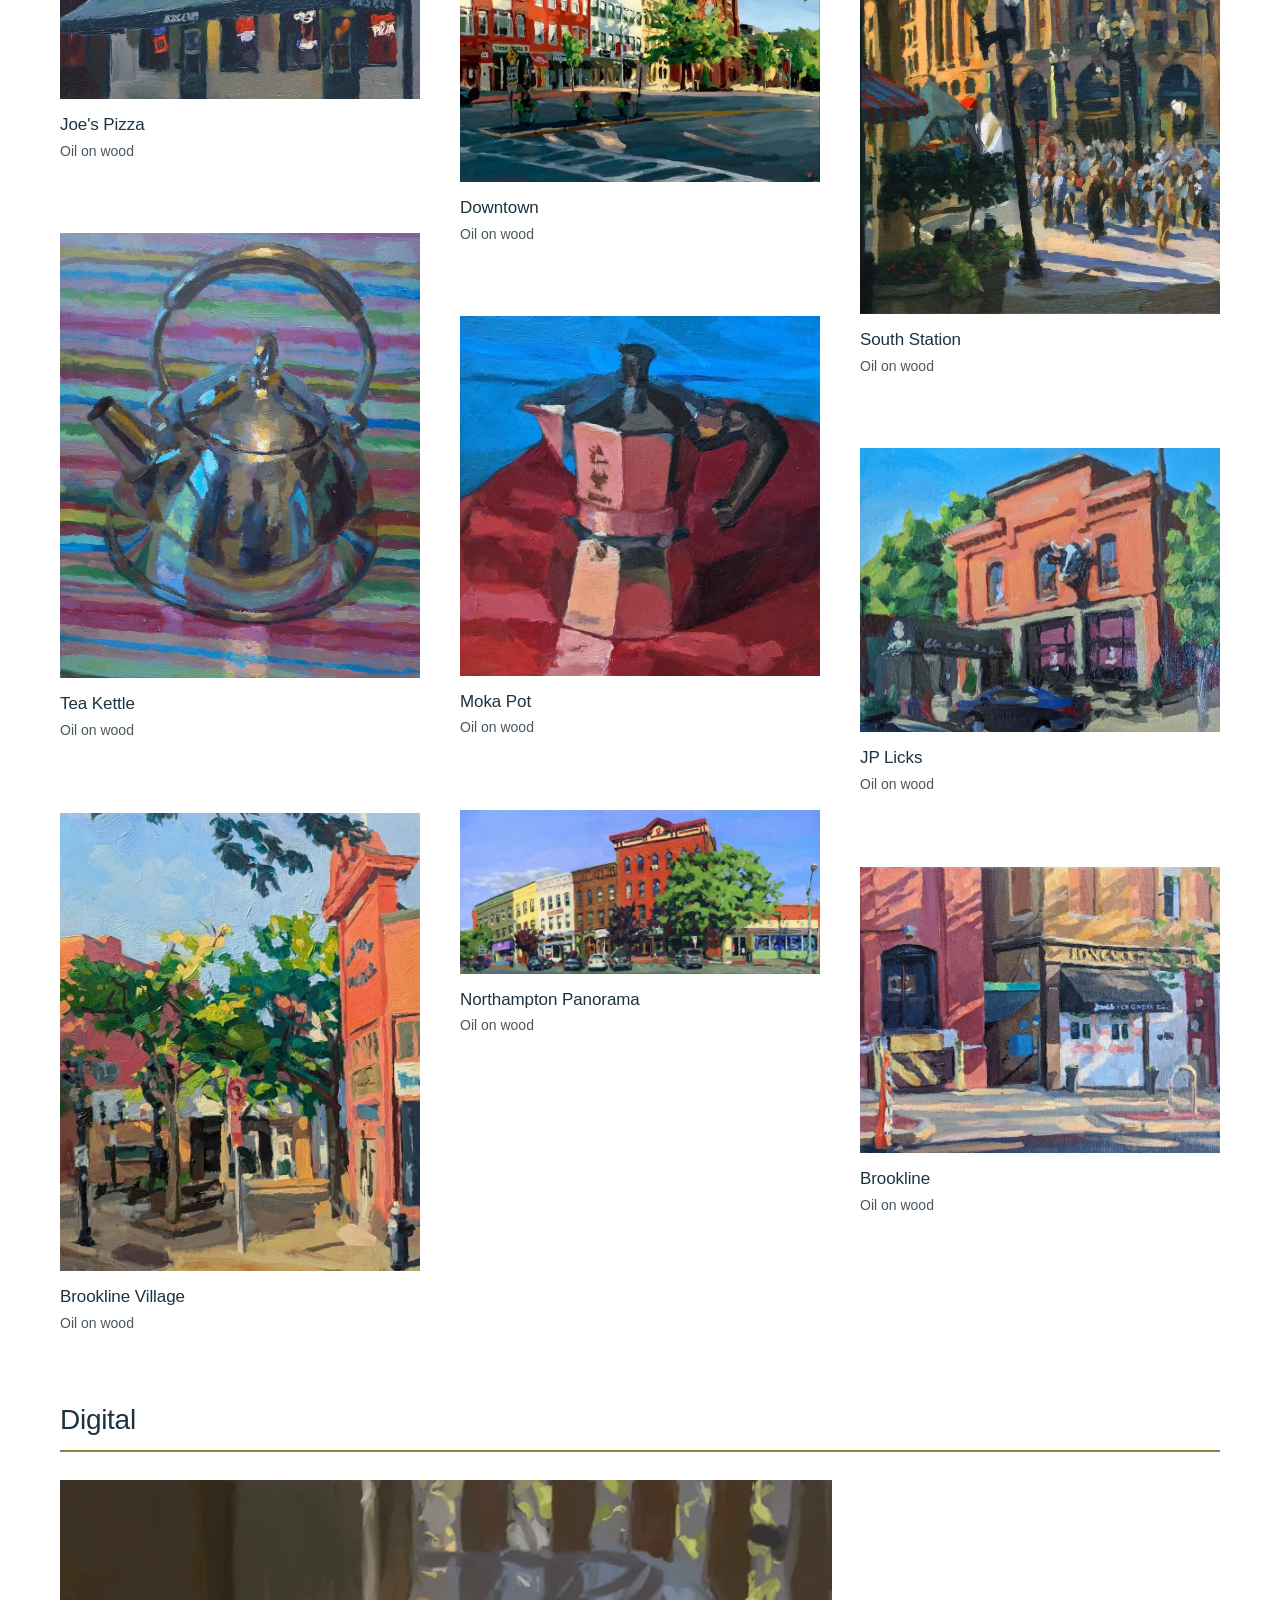
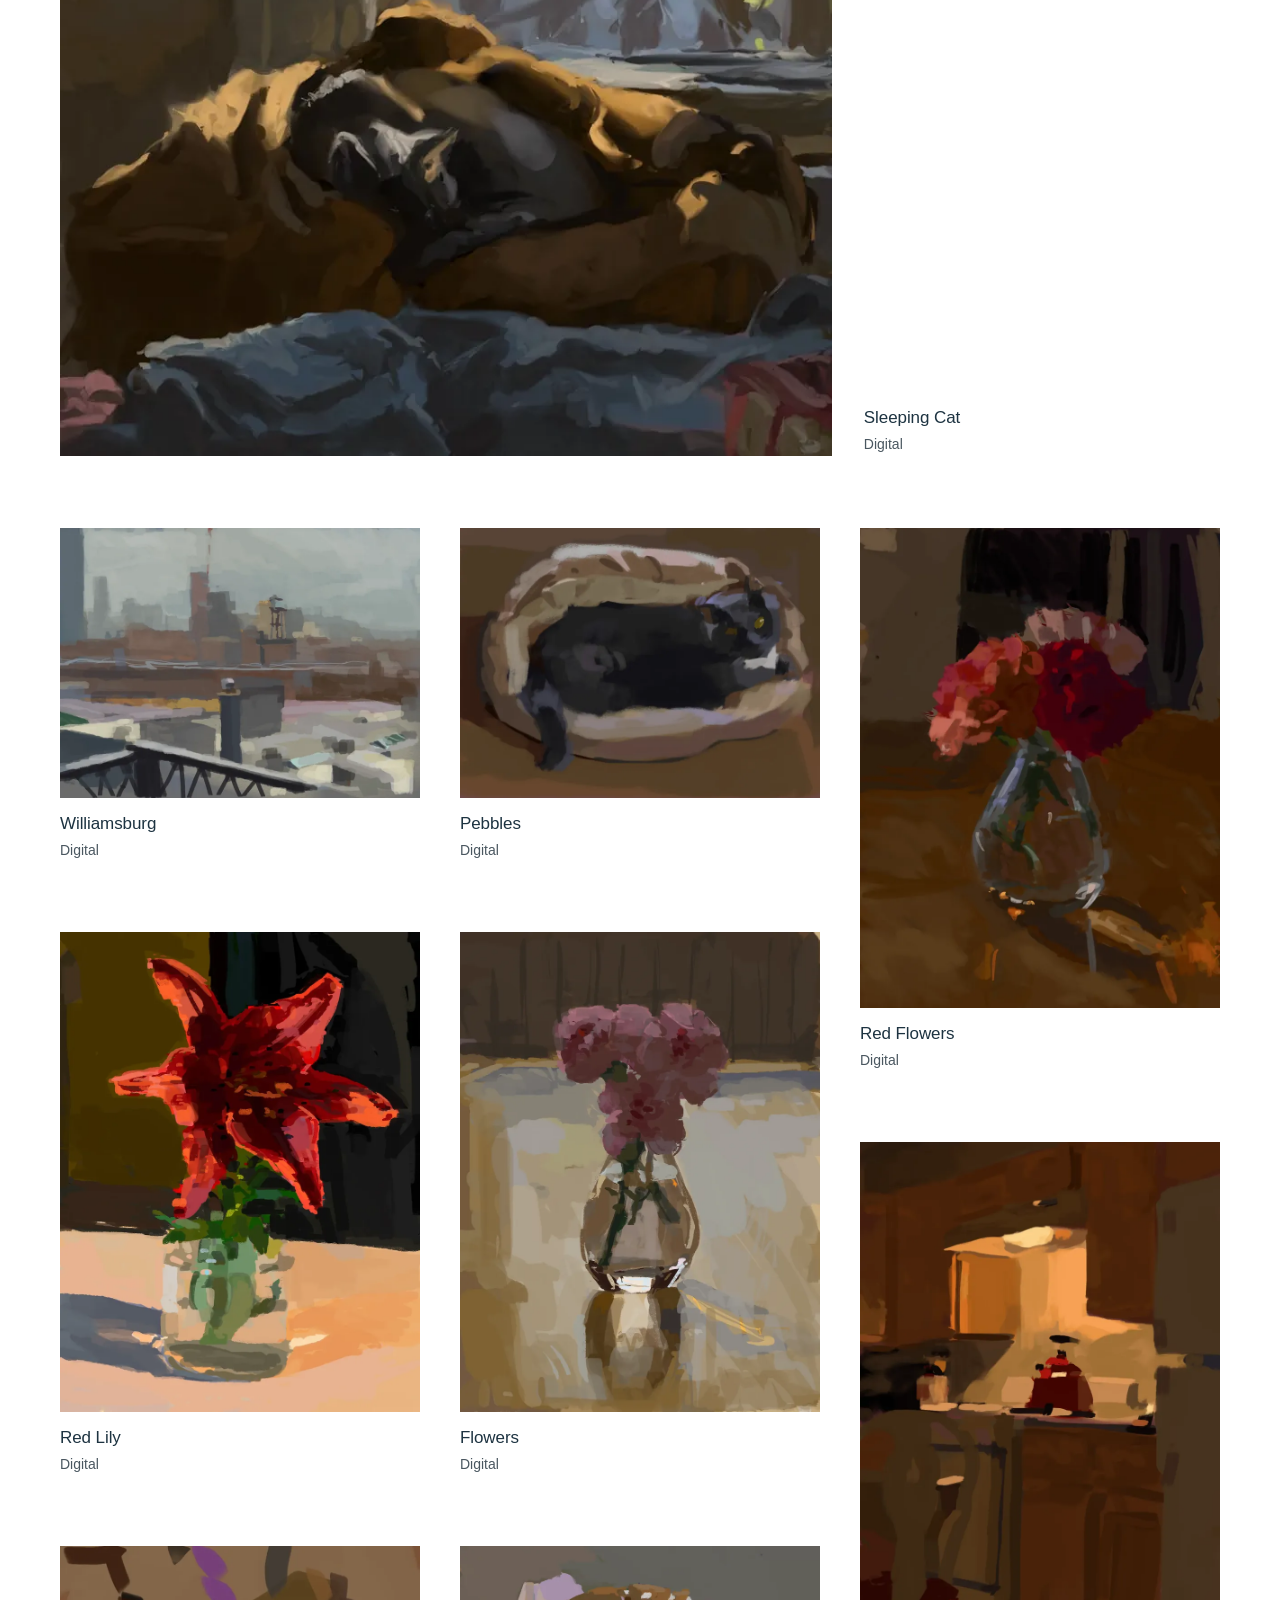
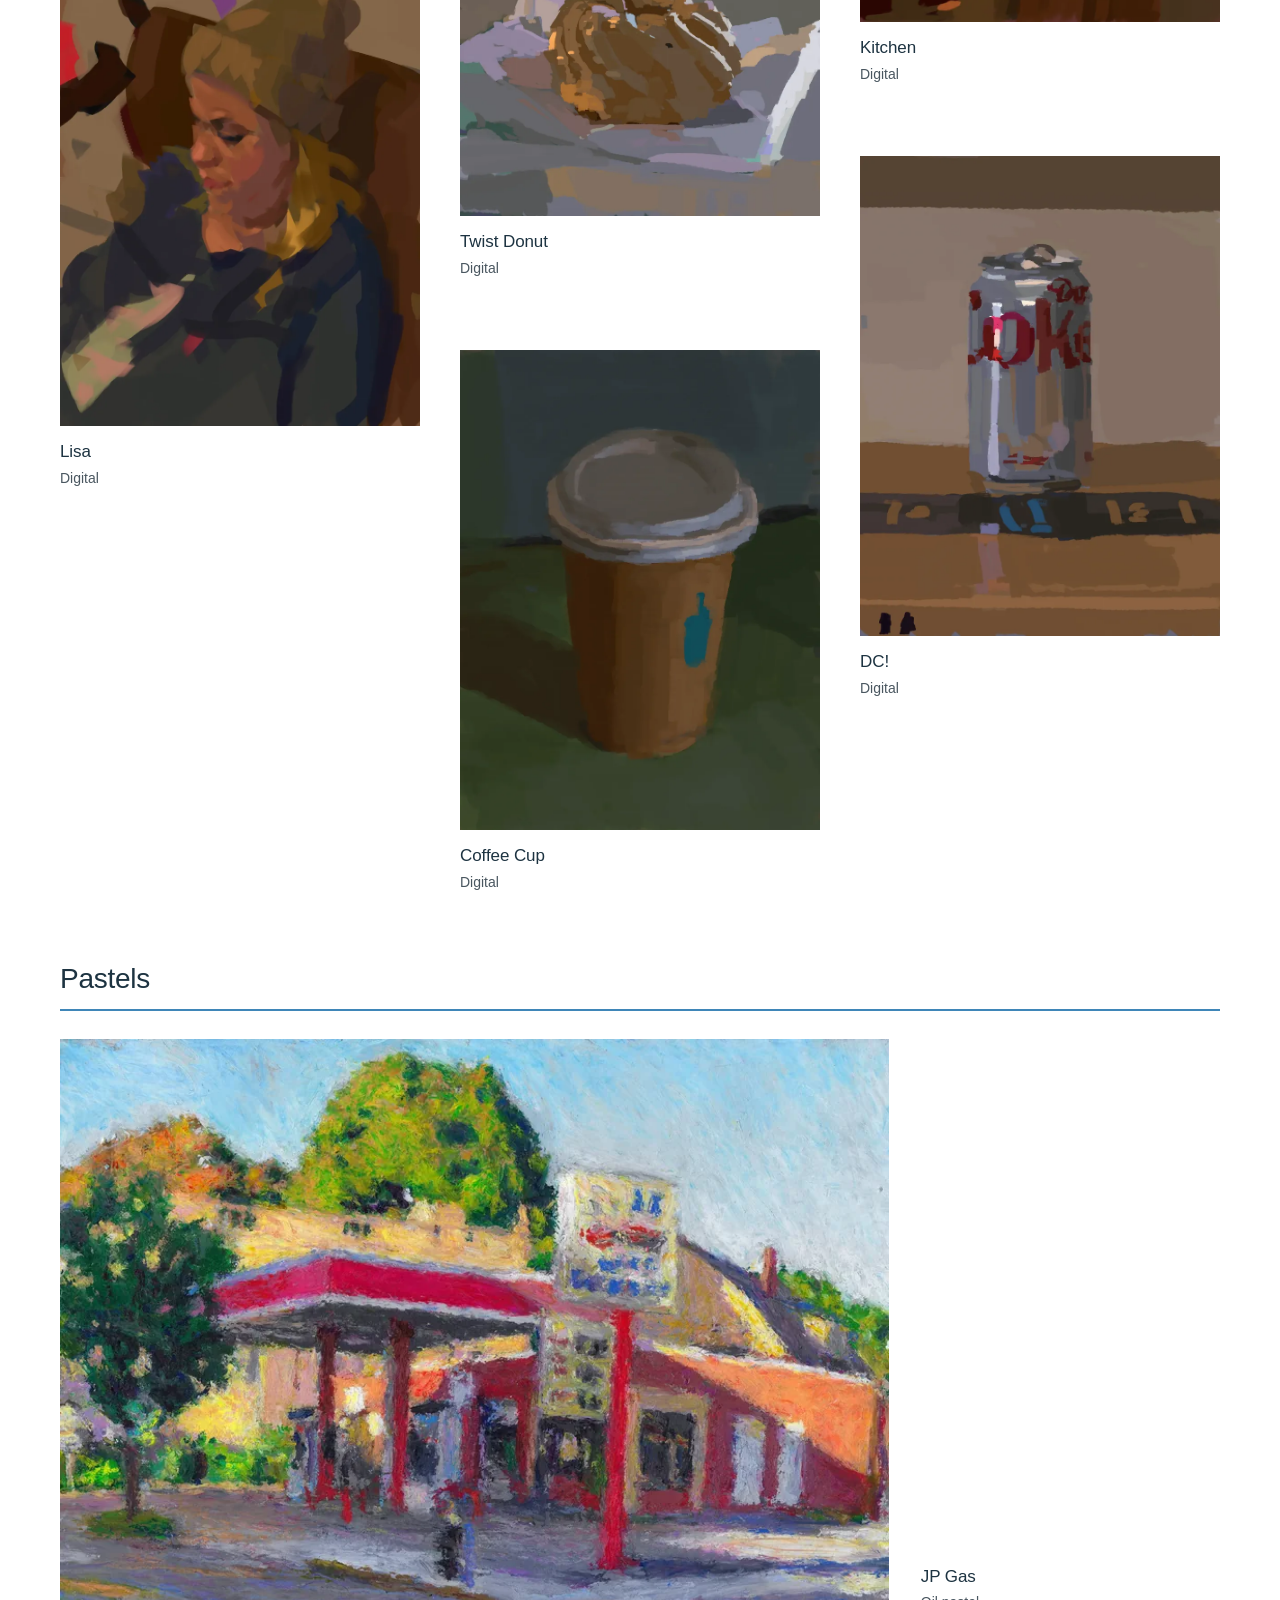
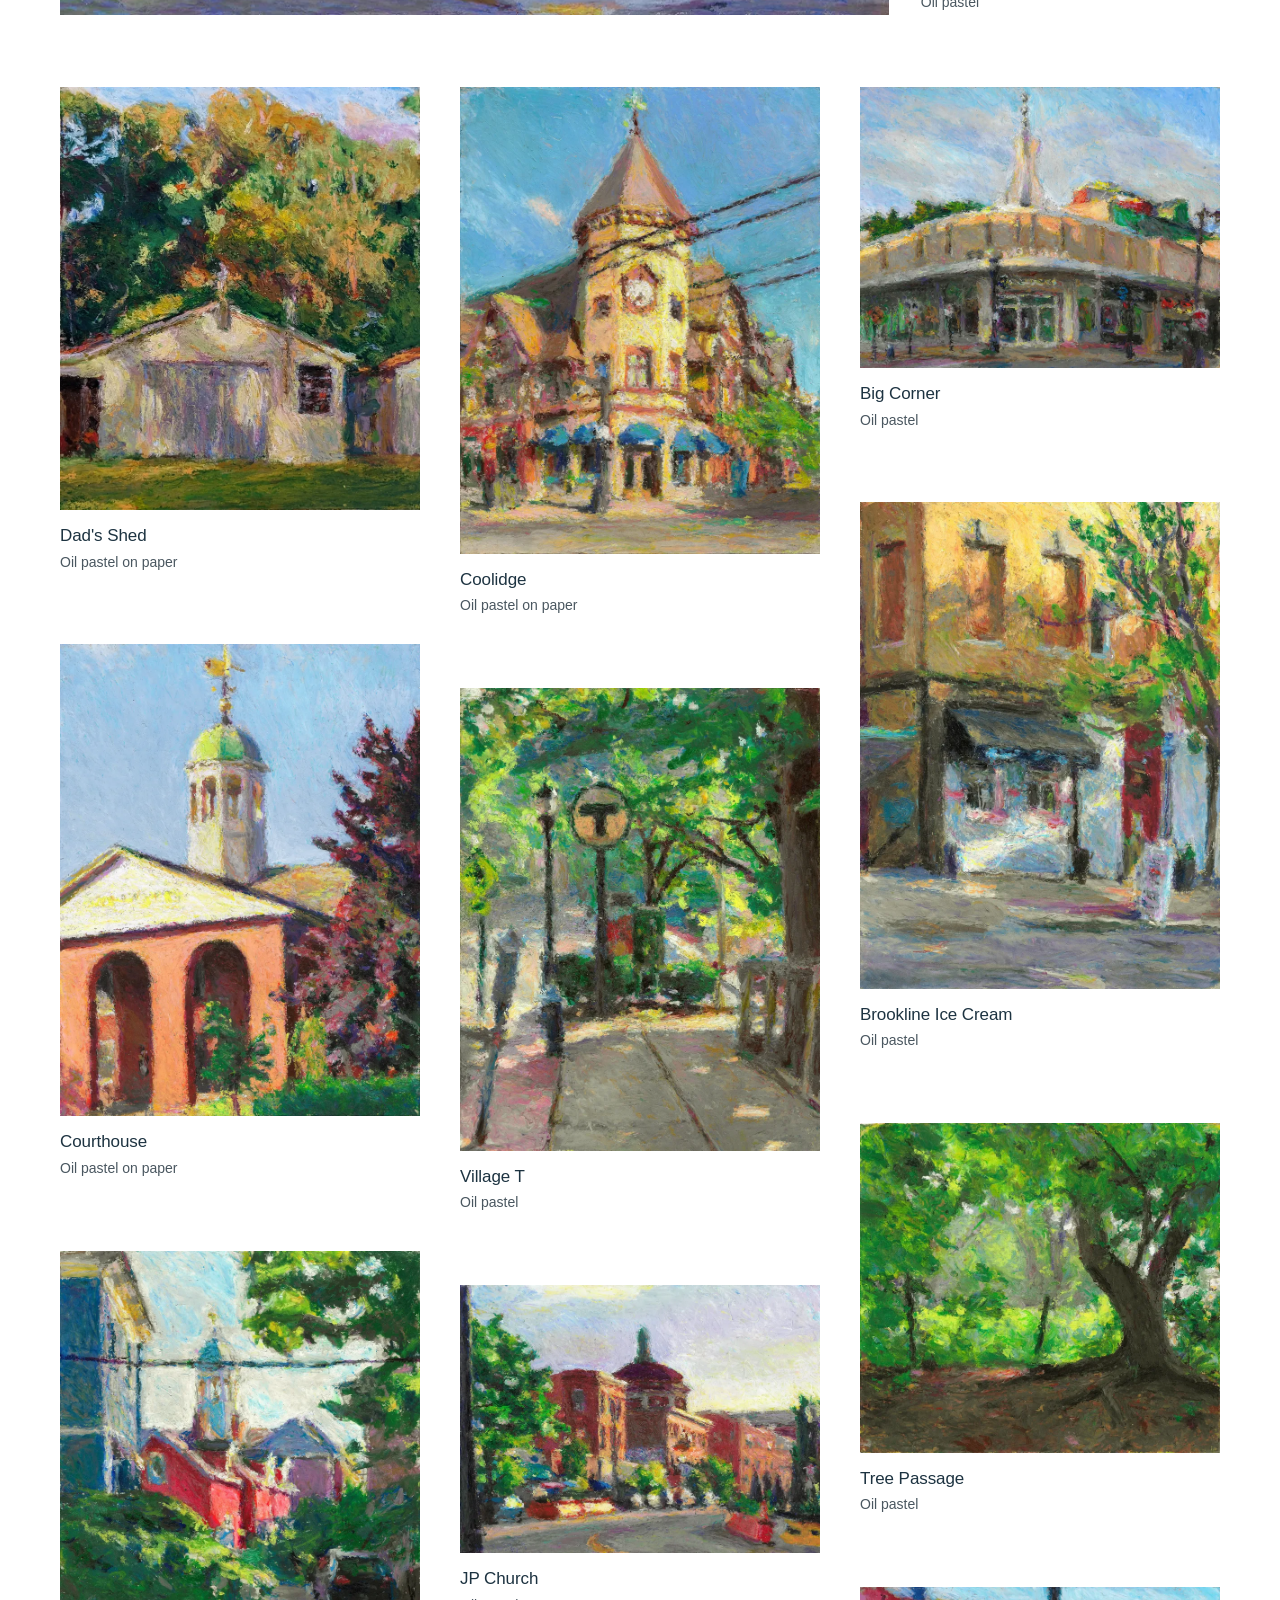
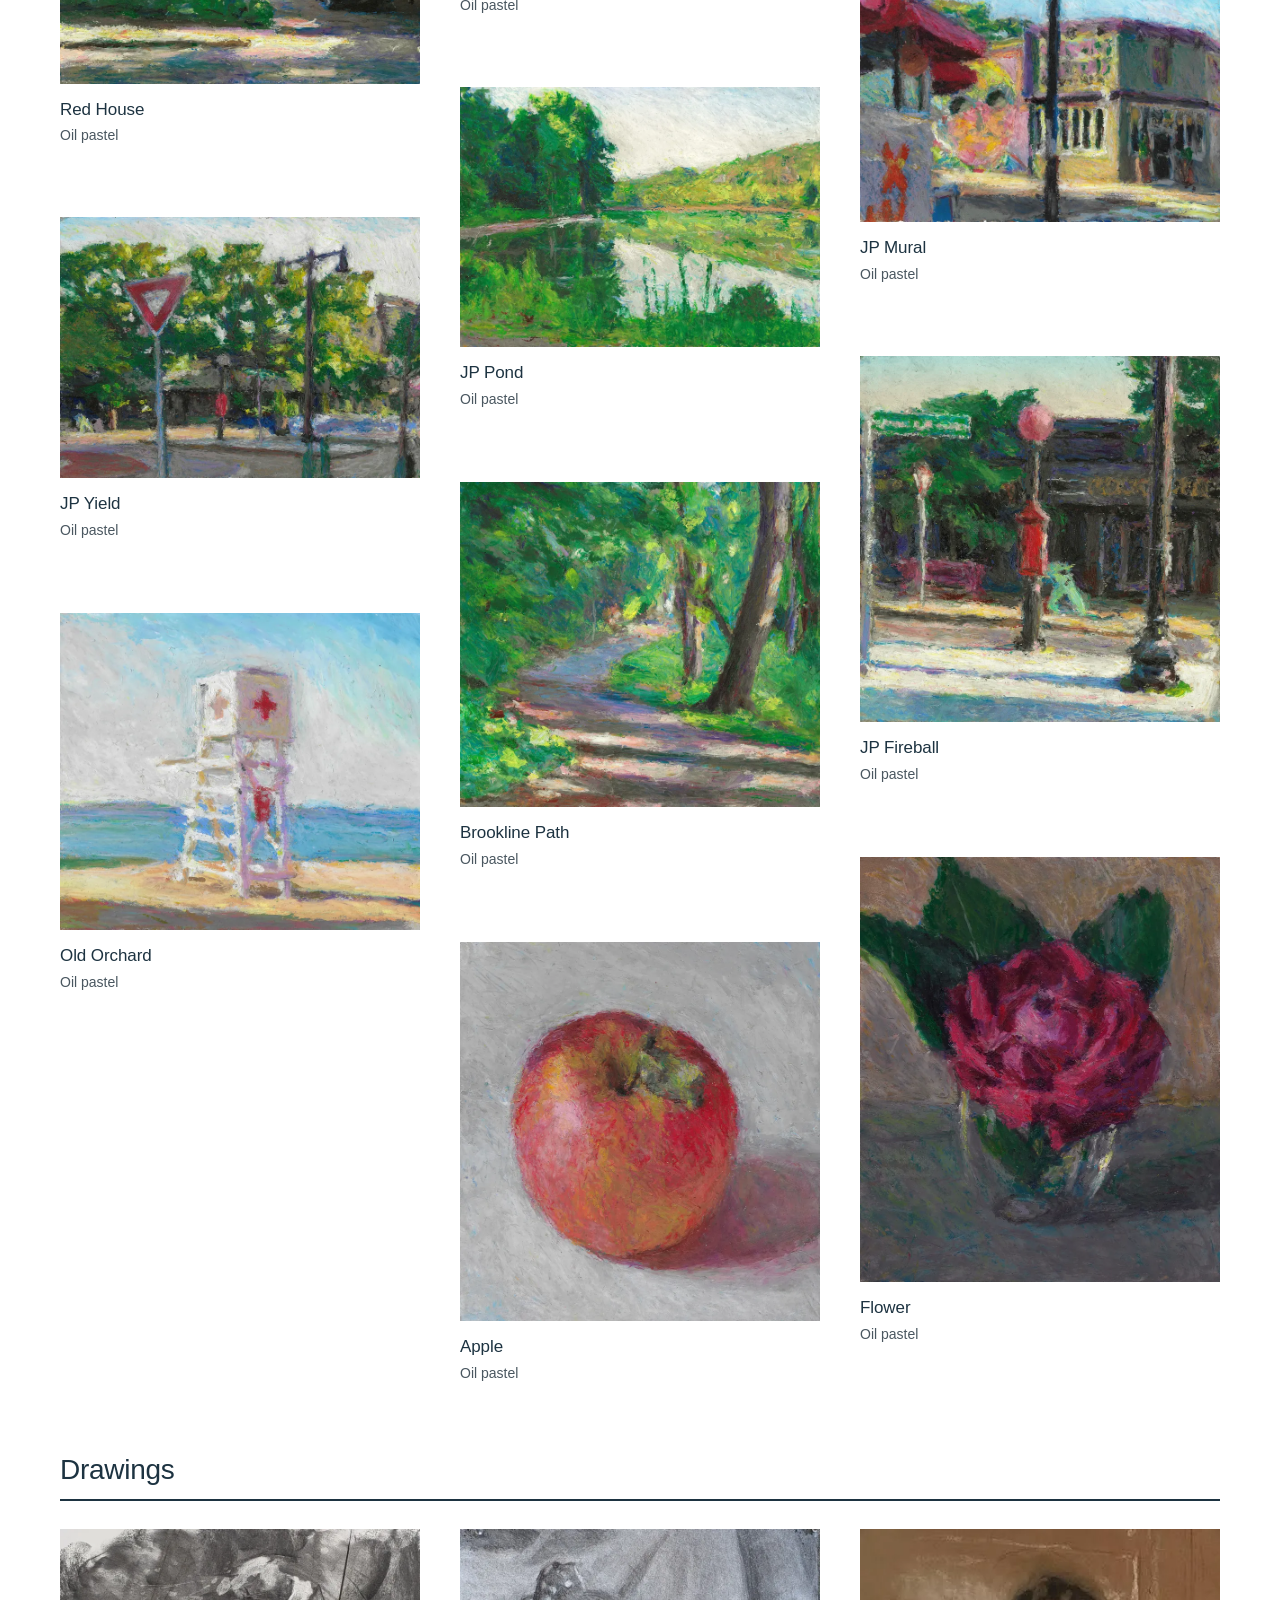
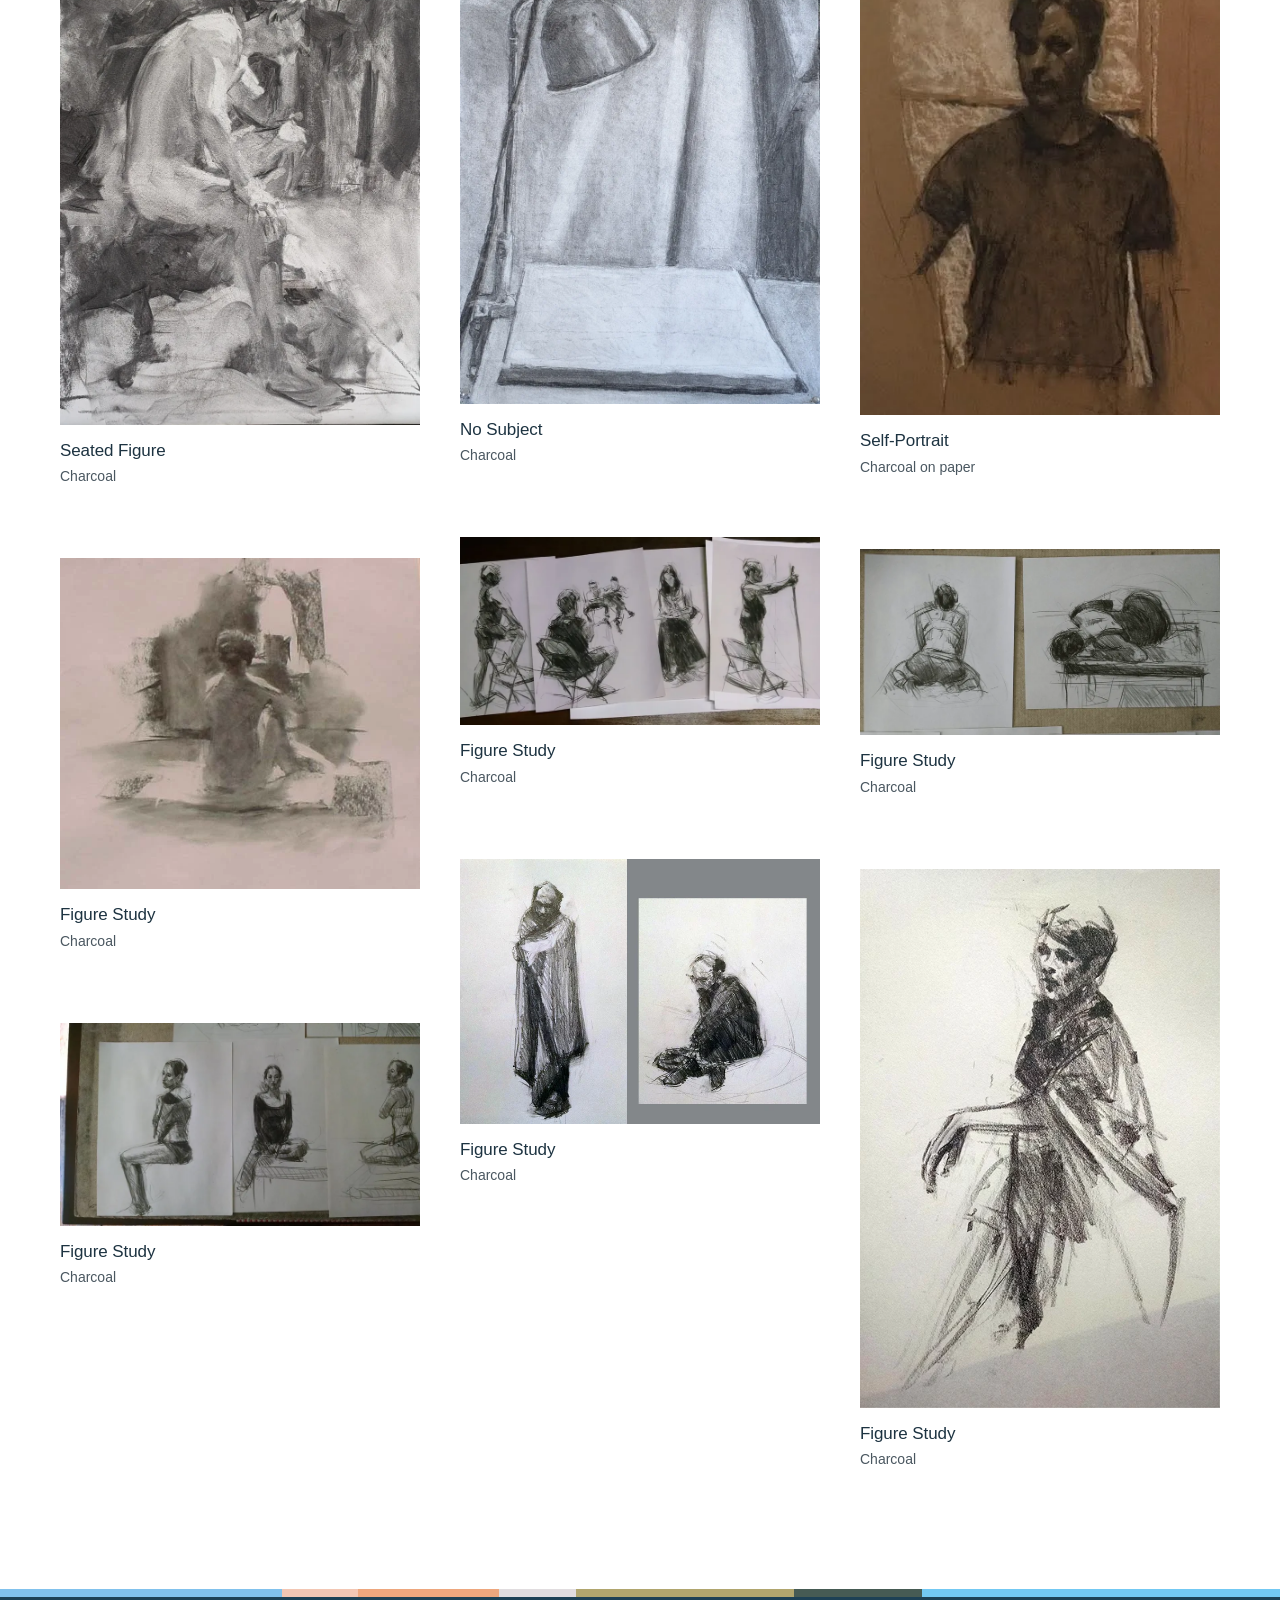
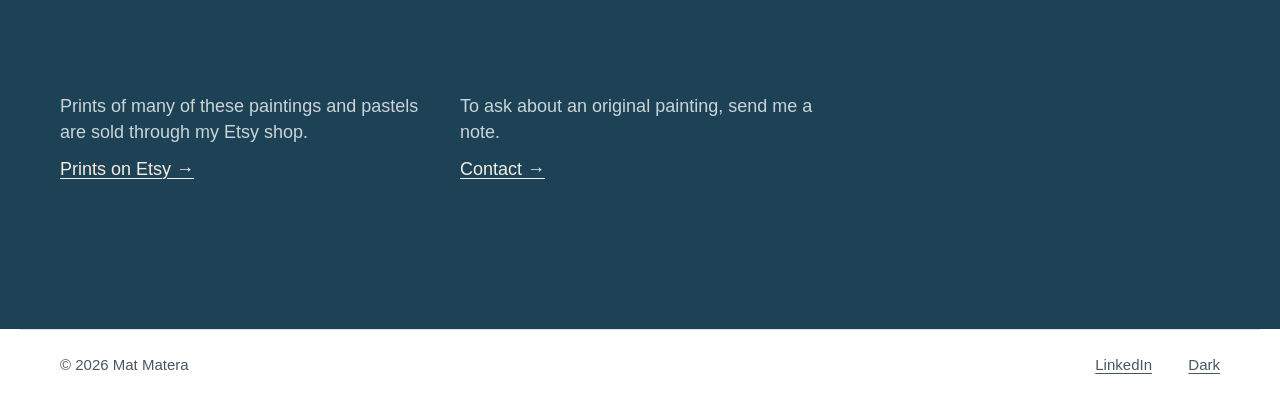
<file: artwork.html>
<!doctype html>
<html lang="en">
<head>
<meta charset="utf-8">
<title>Mat Matera</title>
<meta name="robots" content="noindex">
<link rel="canonical" href="/">
<script>location.replace("/" + location.search + location.hash);</script>
<meta http-equiv="refresh" content="0; url=/">
</head>
<body><p>The artwork is now on the <a href="/">front page</a>.</p></body>
</html>
</file>
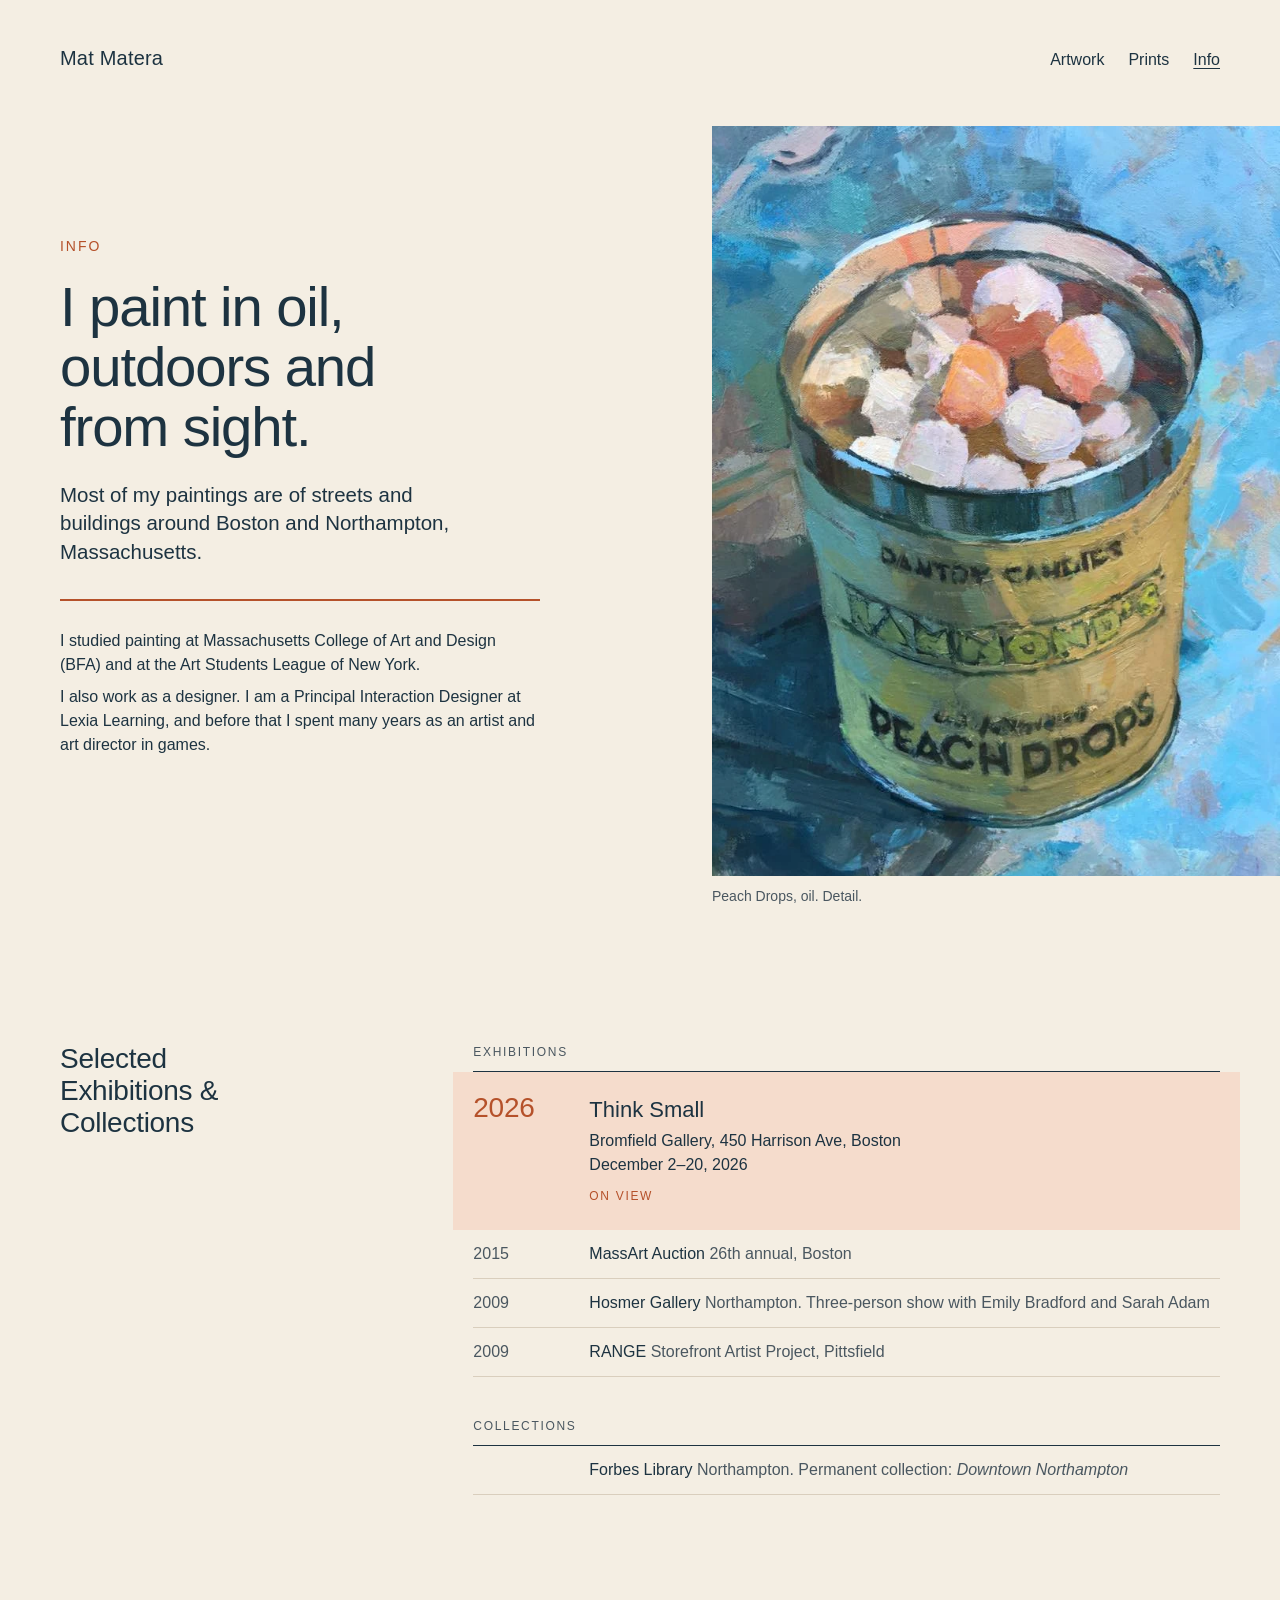
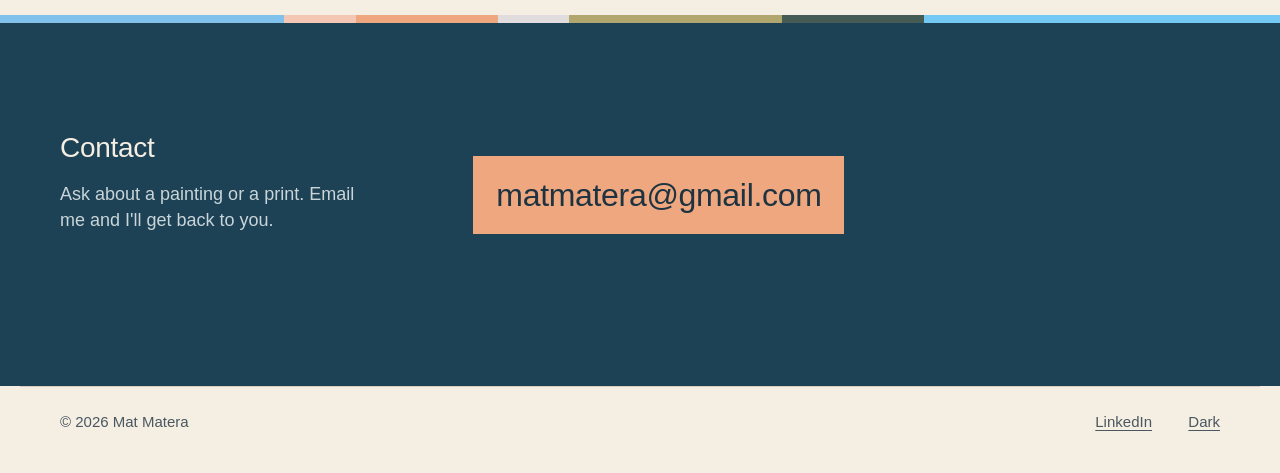
<file: info.html>
<!doctype html>
<html lang="en">
<head>
<meta charset="utf-8">
<meta name="viewport" content="width=device-width, initial-scale=1">
<title>Info | Mat Matera</title>
<meta name="description" content="Mat Matera is an oil painter who works outdoors and from sight around Boston and Northampton, Massachusetts. Ask about a painting or a print.">
<meta name="color-scheme" content="light dark">
<script>document.documentElement.classList.add("js");try{var t=localStorage.getItem("theme");if(t==="dark"||t==="light")document.documentElement.setAttribute("data-theme",t)}catch(e){}</script>
<link rel="stylesheet" href="styles.css?v=ca776ca3">
<link rel="stylesheet" href="info.css?v=ea006cdc">
</head>
<body>
<a class="skip" href="#main">Skip to content</a>
<header class="site-head" id="top">
<a class="site-name" href="/">Mat Matera</a>
<nav aria-label="Main"><a href="/">Artwork</a><a class="to-etsy" href="https://www.etsy.com/shop/MatMateraArt" target="_blank" rel="noopener">Prints</a><a href="info.html" aria-current="page">Info</a></nav>
</header>
<main id="main">
<div class="info-hero">
  <figure class="info-detail">
    <a class="zoom" href="assets/info/peach-drops.webp" data-title="Peach Drops" data-medium="Oil"><img src="assets/info/peach-drops.webp" alt="Detail of an oil painting by Mat Matera: an open tin of peach drop candies on a blue cloth" width="720" height="960" decoding="async"></a>
    <figcaption>Peach Drops, oil. Detail.</figcaption>
  </figure>
  <div class="info-intro">
    <h1 class="info-kicker">Info</h1>
    <p class="info-lede">I paint in oil, outdoors and from sight.</p>
    <p class="info-sub">Most of my paintings are of streets and buildings around Boston and Northampton, Massachusetts.</p>
    <div class="info-more">
      <p>I studied painting at Massachusetts College of Art and Design (BFA) and at the Art Students League of New York.</p>
      <p>I also work as a designer. I am a Principal Interaction Designer at Lexia Learning, and before that I spent many years as an artist and art director in games.</p>
    </div>
  </div>
</div>
<section class="info-shows" aria-labelledby="exhibitions-title">
  <h2 id="exhibitions-title">Selected Exhibitions &amp; Collections</h2>
  <div class="cv">
    <h3 class="cv-k" id="cv-ex">Exhibitions</h3>
    <ol class="shows" aria-labelledby="cv-ex">
      <li class="next" data-from="2026-12-02" data-until="2026-12-21"><span class="yr">2026</span><p><span class="t">Think Small</span><span class="v">Bromfield Gallery, 450 Harrison Ave, Boston</span><span class="v">December 2–20, 2026</span><span class="when">Upcoming</span></p></li>
      <li><span class="yr">2015</span><p><span class="t">MassArt Auction</span> <span class="v">26th annual, Boston</span></p></li>
      <li><span class="yr">2009</span><p><span class="t">Hosmer Gallery</span> <span class="v">Northampton. Three-person show with Emily Bradford and Sarah Adam</span></p></li>
      <li><span class="yr">2009</span><p><span class="t">RANGE</span> <span class="v">Storefront Artist Project, Pittsfield</span></p></li>
    </ol>
    <h3 class="cv-k" id="cv-col">Collections</h3>
    <ul class="shows" aria-labelledby="cv-col">
      <li><span class="yr" aria-hidden="true"></span><p><span class="t">Forbes Library</span> <span class="v">Northampton. Permanent collection: <i>Downtown Northampton</i></span></p></li>
    </ul>
  </div>
</section>
<section class="info-contact" id="contact" aria-labelledby="contact-title">
  <div class="chips" aria-hidden="true"><span></span><span></span><span></span><span></span><span></span><span></span><span></span></div>
  <div class="contact-inner">
    <div class="contact-intro">
      <h2 id="contact-title">Contact</h2>
      <p>Ask about a painting or a print. Email me and I&#x27;ll get back to you.</p>
    </div>
    <p class="contact-email"><a href="mailto:matmatera@gmail.com?subject=Inquiry%20from%20matmatera.com">matmatera@gmail.com</a></p>
  </div>
</section>
</main>
<footer class="site-foot">
<p>© 2026 Mat Matera</p>
<nav aria-label="Elsewhere"><a href="https://www.linkedin.com/in/matmatera" rel="noopener">LinkedIn</a></nav>
</footer>
<script src="site.js?v=526484eb" defer></script>
</body>
</html>
</file>
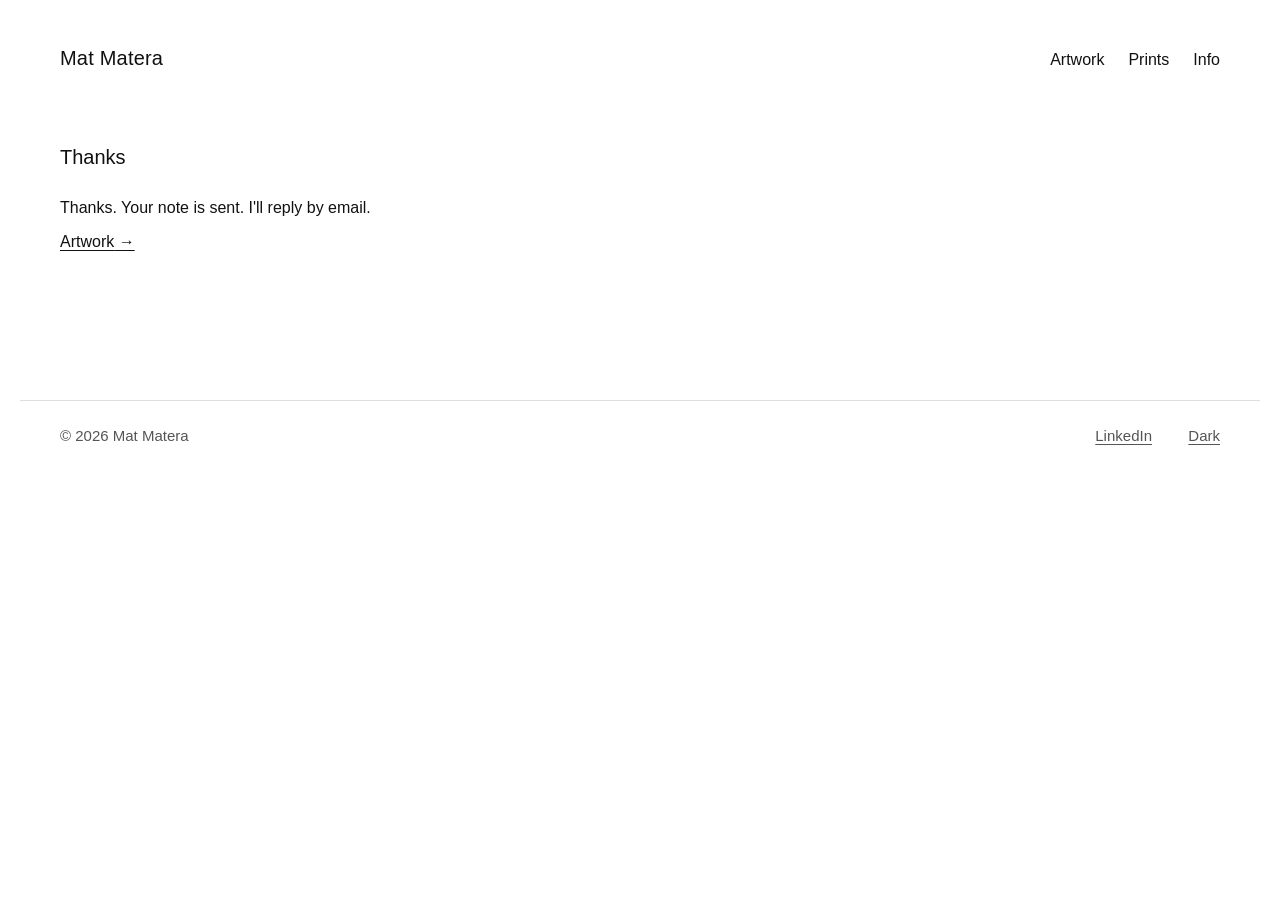
<file: thanks.html>
<!doctype html>
<html lang="en">
<head>
<meta charset="utf-8">
<meta name="viewport" content="width=device-width, initial-scale=1">
<title>Thanks | Mat Matera</title>
<meta name="description" content="Your note to Mat Matera is sent.">
<meta name="color-scheme" content="light dark">
<script>document.documentElement.classList.add("js");try{var t=localStorage.getItem("theme");if(t==="dark"||t==="light")document.documentElement.setAttribute("data-theme",t)}catch(e){}</script>
<link rel="stylesheet" href="styles.css?v=ca776ca3">
</head>
<body>
<a class="skip" href="#main">Skip to content</a>
<header class="site-head" id="top">
<a class="site-name" href="/">Mat Matera</a>
<nav aria-label="Main"><a href="/">Artwork</a><a class="to-etsy" href="https://www.etsy.com/shop/MatMateraArt" target="_blank" rel="noopener">Prints</a><a href="info.html">Info</a></nav>
</header>
<main id="main">
<h1 class="page-title">Thanks</h1>
<div class="intro"><p>Thanks. Your note is sent. I&#x27;ll reply by email.</p><a class="act" href="/">Artwork</a></div>
</main>
<footer class="site-foot">
<p>© 2026 Mat Matera</p>
<nav aria-label="Elsewhere"><a href="https://www.linkedin.com/in/matmatera" rel="noopener">LinkedIn</a></nav>
</footer>
<script src="site.js?v=526484eb" defer></script>
</body>
</html>
</file>
<file: styles.css>
/* matmatera.com. A white wall: one typeface, black text, the paintings carry the color.
   House rules: no rounded corners, shadows, gradients, pills, cards, blur, or scroll animation.
   (The dark-mode section fade was removed in Nov 2026; --fade stays defined as none.) */
:root {
  --bg: #fff;
  --ink: #111;
  --grey: #555;          /* 7.5:1 on white */
  --rule: #ddd;
  color-scheme: light;
  --pad: 20px;
  --max: 1240px;
  --text: 34rem;         /* reading column */
  --font: "Helvetica Neue", Helvetica, Arial, sans-serif;
  --view-bg: var(--bg);  /* large painting view */
  --fade: none;          /* Artwork section fade, dark mode only */
  --fade-soft: none;     /* Info section fade, dark mode only */
  --band: #ece8e2;       /* Info: hard-edged pale warm stone behind Contact, light mode only */
  --panel: var(--bg);    /* header backing: the wall in light mode, a deep blue panel in dark */
  --strip: #1d4155;      /* exhibition strip */
}
/* Dark wall (refined Nov 2026). Follows the device setting; the footer switch overrides it and is remembered.
   A deep blue-slate night wall taken from the light theme's deep blue, instead of near-black, so the two
   themes read as one site. Contrast on the wall: text 13.6:1, grey 8.7:1, peach accent 7.8:1.
   The black fade under section headings is gone; the colored rule does that job. */
@media (prefers-color-scheme: dark) { :root:not([data-theme="light"]) { --bg: #111d24; --ink: #e9e5dd; --grey: #aebbc1; --rule: #304650; --panel: #192b35; --strip: #204457; --view-bg: #111d24; --fade: none; --fade-soft: none; --band: transparent; color-scheme: dark; } }
:root[data-theme="dark"] { --bg: #111d24; --ink: #e9e5dd; --grey: #aebbc1; --rule: #304650; --panel: #192b35; --strip: #204457; --view-bg: #111d24; --fade: none; --fade-soft: none; --band: transparent; color-scheme: dark; }
*, *::before, *::after { box-sizing: border-box; }
html { -webkit-text-size-adjust: 100%; }
body { margin: 0; background: var(--bg); color: var(--ink); font: 400 1rem/1.5 var(--font); }
img { display: block; max-width: 100%; height: auto; }
a { color: inherit; text-decoration: underline; text-underline-offset: .18em; text-decoration-thickness: 1px; }
a:hover { text-decoration-thickness: 2px; }
:focus-visible { outline: 2px solid var(--ink); outline-offset: 3px; }
h1, h2, h3, p, figure, ul, dl, dd { margin: 0; }
h1, h2, h3 { font-weight: 400; font-size: 1rem; }
ul { padding: 0; list-style: none; }

.skip { position: absolute; left: -999px; }
.skip:focus { left: var(--pad); top: 8px; background: var(--bg); padding: 8px; z-index: 2; }
.vh { position: absolute; width: 1px; height: 1px; overflow: hidden; clip: rect(0 0 0 0); white-space: nowrap; }

/* Shell */
.site-head, main, .site-foot { max-width: var(--max); margin: 0 auto; padding-left: var(--pad); padding-right: var(--pad); }
.site-head { display: flex; flex-wrap: wrap; align-items: baseline; justify-content: space-between; gap: 8px 32px; padding-top: 24px; padding-bottom: 24px; }
.site-name { padding: 7px 0; font-size: 1.25rem; text-decoration: none; letter-spacing: .01em; }
/* The name is a quiet second way to Info: no underline until hover. */
a.site-name:hover { text-decoration: underline; }
.site-head nav { display: flex; gap: 24px; }
.site-head nav a { text-decoration: none; padding: 10px 0; }
.site-head nav a:hover, .site-head nav a[aria-current="page"] { text-decoration: underline; }
main { padding-bottom: 96px; }
.site-foot { display: flex; flex-wrap: wrap; justify-content: space-between; gap: 0 32px; align-items: baseline; padding-top: 12px; padding-bottom: 28px; border-top: 1px solid var(--rule); font-size: .9375rem; color: var(--grey); }
.site-foot nav { display: flex; flex-wrap: wrap; gap: 8px 24px; }
.site-foot a { padding: 12px 0; }

/* Text */
.grey { color: var(--grey); }
.small { font-size: .875rem; }
.prose { max-width: var(--text); }
.prose p + p { margin-top: 1em; }
.section { padding-top: 72px; }
.section-head { display: flex; align-items: baseline; justify-content: space-between; gap: 16px; padding-bottom: 12px; margin-bottom: 28px; border-bottom: 1px solid var(--ink); }
.section-head h2 { font-size: 1rem; }
.page-title { padding: 24px 0 0; font-size: 1.25rem; }

/* Notice line (the show) */
.notice { padding: 12px 0; border-top: 1px solid var(--ink); border-bottom: 1px solid var(--ink); }

/* Artwork grid: every image keeps its own proportions, captions sit under it */
.works { display: grid; grid-template-columns: 1fr; gap: 48px 32px; align-items: start; }
@media (min-width: 560px) { .works { grid-template-columns: repeat(2, 1fr); } }
@media (min-width: 960px) { .works { grid-template-columns: repeat(3, 1fr); gap: 64px 40px; } }
.work a.zoom { display: block; cursor: zoom-in; }
.work img { width: 100%; max-width: min(100%, var(--w, 100%)); }  /* --w is the file's own width, so no image is enlarged */
.work figcaption, .caption { padding-top: 10px; font-size: .875rem; line-height: 1.45; }
.caption .t, .work figcaption .t { display: block; font-size: 1.0625rem; font-weight: 500; letter-spacing: -.005em; }  /* titles a step stronger than the medium line */
.caption .m, .work figcaption .m { display: block; padding-top: 2px; color: var(--grey); }

/* Lead image on Home */
.lead { padding-top: 8px; }
.lead img { width: auto; max-width: 100%; max-height: min(calc(100vh - 210px), 720px); }
/* Dark mode, Artwork page: each section is pure black from just under its heading line down (the soft fall-off
   starts 28px above the line and reaches full black about 12px below it), then eases down into the
   charcoal wall, full width. Eased stops keep the fade from banding. The band sits behind the paintings. */
:is(#oils, #pastels, #charcoal, #digital) > .section-head { position: relative; }
:is(#oils, #pastels, #charcoal, #digital) > .section-head::after { content: ""; position: absolute; z-index: -1; top: calc(100% - 28px); left: 50%; width: 100vw; height: calc(min(85vh, 760px) + 28px); transform: translateX(-50%); background: var(--fade); pointer-events: none; }
body { overflow-x: clip; }  /* the 100vw band must not add a sideways scroll */

/* Plain action link: text and an arrow, never a button shape */
.act { display: inline-block; padding: 10px 0; }
.act::after { content: " \2192"; }

/* Large view */
dialog.view { width: 100vw; height: 100dvh; max-width: none; max-height: none; margin: 0; padding: 0; border: 0; background: var(--view-bg); color: var(--ink); }
dialog.view::backdrop { background: var(--view-bg); }
.view-inner { display: grid; grid-template-rows: auto 1fr auto; height: 100%; padding: 12px var(--pad) 20px; gap: 12px; }
.view-stage { min-height: 0; display: grid; place-items: center; }
.view-stage img { max-width: 100%; max-height: 100%; width: auto; height: auto; object-fit: contain; }
.view-cap { display: flex; flex-wrap: wrap; justify-content: space-between; align-items: baseline; gap: 4px 24px; font-size: .875rem; }

/* Form */
.form { max-width: var(--text); display: grid; gap: 20px; }
.form label { display: block; font-size: .875rem; padding-bottom: 6px; }
.form input, .form textarea { width: 100%; font: inherit; color: inherit; background: var(--bg); border: 1px solid var(--ink); border-radius: 0; padding: 10px 12px; }
.form textarea { min-height: 9rem; resize: vertical; }
.form button { justify-self: start; font: inherit; color: var(--bg); background: var(--ink); border: 1px solid var(--ink); border-radius: 0; padding: 12px 28px; min-height: 44px; cursor: pointer; }
.form button:hover { background: var(--bg); color: var(--ink); }

@media (min-width: 800px) {
  :root { --pad: 40px; }
  .site-head { padding-top: 36px; padding-bottom: 36px; }
  .section { padding-top: 104px; }
}
/* PAGE STYLES BELOW: builders add page-specific rules under here, following the house rules above. */

/* Builder 1 */
.lead a.zoom { display: inline-block; vertical-align: top; cursor: zoom-in; }

.section-head .act { margin: -10px 0; }
.intro { max-width: var(--text); padding: 24px 0 40px; }
.intro + .works { padding-top: 8px; }
.pair { display: grid; gap: 32px 40px; }
.pair p { max-width: 26rem; }
@media (min-width: 560px) { .pair { grid-template-columns: repeat(2, 1fr); } }
@media (min-width: 960px) { .pair { grid-template-columns: repeat(3, 1fr); } }
.work figcaption .act { padding: 12px 0; margin-bottom: -12px; }
/* The stage is a 1fr grid row, so a percentage max-height has nothing to resolve against.
   Pin the image to the stage instead; scale-down fits it whole and never enlarges it. */
/* No top bar: the picture starts near the top edge. The close button sits in the corner, over the right-hand
   arrow column, and Previous / Next sit at the left and right edges of the stage. */
.view-inner { position: relative; grid-template-rows: minmax(0, 1fr) auto; padding: 8px var(--pad) 16px; gap: 8px; }
.view-main { position: relative; min-height: 0; }
.view-main .view-stage { position: absolute; inset: 0 56px; }
.view-step { position: absolute; top: 50%; width: 44px; height: 96px; margin: -48px 0 0; padding: 0; display: grid; place-items: center; font: inherit; color: inherit; background: none; border: 0; cursor: pointer; }
.view-step.prev { left: 0; }
.view-step.next { right: 0; }
.view-step[hidden] { display: none; }
.view-step svg { display: block; width: 24px; height: 40px; fill: none; stroke: currentColor; stroke-width: 1.5; stroke-linecap: square; stroke-linejoin: miter; }
.view-step:hover svg { stroke-width: 2.5; }
.view-count { margin-left: auto; }
@media (max-width: 699px) { .view-main .view-stage { inset: 0 36px; } .view-step { width: 36px; } }
.view-stage { position: relative; }
.view-stage img { position: absolute; inset: 0; width: 100%; height: 100%; max-width: none; max-height: none; object-fit: scale-down; }
/* Zoom in the large view: pinch, double-tap or double-click; drag to move around. The stage clips the
   enlarged picture and takes the gestures itself, so the browser does not zoom the whole page instead. */
.view-stage { overflow: hidden; touch-action: none; -webkit-user-select: none; user-select: none; }
.view-stage img { cursor: zoom-in; transform-origin: 50% 50%; }
.view-stage.zoomed img { cursor: grab; }
@media (prefers-reduced-motion: no-preference) { .view-stage.ease img { transition: transform .18s ease-out; } }
/* Close: an X in a circle, the one round shape on the site. Fills on hover. */
.view-close { position: absolute; top: 4px; right: var(--pad); z-index: 1; margin: 0; padding: 0; width: 44px; height: 44px; display: grid; place-items: center; border-radius: 50%; font: inherit; color: inherit; background: none; border: 0; cursor: pointer; text-decoration: none; }
.view-close svg { display: block; width: 44px; height: 44px; fill: none; stroke: currentColor; stroke-width: 1.75; stroke-linecap: square; }
.view-close:hover circle { fill: var(--ink); }
.view-close:hover path { stroke: var(--bg); }
.view-cap p { margin: 0; }
.view-links { display: flex; flex-wrap: wrap; gap: 0 24px; }
.view-links a { padding: 10px 0; }

/* Lead: Home top. The show details sit beside the lead painting on wide screens, under it on phones. */
.home-top { display: grid; gap: 40px; }
.notice { border-bottom: 0; padding: 12px 0 0; max-width: 22rem; }
.notice a { display: inline-block; padding: 10px 0; }
.notice h2 { color: var(--grey); font-size: .875rem; padding-bottom: 8px; }
@media (min-width: 960px) {
  .home-top { grid-template-columns: auto minmax(16rem, 1fr); gap: 64px; align-items: end; }
  .home-top .notice { margin-bottom: 3.6rem; }
}

/* Theme switch in the footer: a text button that looks like the links beside it */
.theme-switch { font: inherit; color: inherit; background: none; border: 0; padding: 12px 0; min-width: 44px; text-align: right; cursor: pointer; text-decoration: underline; text-underline-offset: .18em; text-decoration-thickness: 1px; }
.theme-switch:hover { text-decoration-thickness: 2px; }

/* Prints (the Etsy shop) sits in the top menu beside Info; the floating button is gone. */
.nav-side { display: flex; gap: 0 24px; }

/* Artwork page: the Artwork link in the header opens into the mediums (Mat's request), replacing the old
   list of sections under the page title. They unfold right to left from where Artwork sat, once, on arrival. */
.site-head nav { flex-wrap: wrap; gap: 0 24px; }
.nav-art { display: flex; flex-wrap: wrap; gap: 0 24px; }
/* No visible page title on Artwork, so the first section starts right under the header. */
.vh + .section { padding-top: 8px; }
@keyframes nav-open { from { opacity: 0; transform: translateX(20px); } }
@media (prefers-reduced-motion: no-preference) {
  .nav-art a { animation: nav-open .36s cubic-bezier(.2, .7, .2, 1) backwards; }
  .nav-art a:nth-last-child(2) { animation-delay: .07s; }
  .nav-art a:nth-last-child(3) { animation-delay: .14s; }
  .nav-art a:nth-last-child(4) { animation-delay: .21s; }
}

/* Phones, Artwork page: the four mediums sit in two roomy columns under the name, and Info moves up beside
   the name, so no link is left alone on a line. */
@media (max-width: 559px) {
  .site-head:has(.nav-art) { position: relative; }
  .site-head:has(.nav-art) nav { width: 100%; }
  .site-head:has(.nav-art) .nav-art { display: grid; grid-template-columns: 1fr 1fr; gap: 0 24px; width: 100%; padding-top: 4px; border-top: 1px solid var(--rule); }
  .site-head:has(.nav-art) .nav-art a { padding: 12px 0; }
  .site-head:has(.nav-art) .nav-side { position: absolute; top: 24px; right: var(--pad); }
  .site-head:has(.nav-art) .nav-side a { padding: 10px 0; }
}

/* Large view, full width: the picture runs edge to edge of the screen, and Previous / Next and Close sit
   on top of it, in the same places as before. */
.view-main { margin: 0 calc(-1 * var(--pad)); }
.view-main .view-stage { inset: 0; }
.view-step { z-index: 2; }
.view-step.prev { left: var(--pad); }
.view-step.next { right: var(--pad); }
.view-close { z-index: 3; }
@media (max-width: 699px) { .view-main .view-stage { inset: 0; } }

/* Large view: small pictures stretch to fill the view like the rest. */
.view-stage img { object-fit: contain; }
/* Previous, Next and Close turn light or dark to stand out from the part of the picture behind them (site.js). */
.view-step.tone-light, .view-close.tone-light { color: #f4eee3; }
.view-step.tone-dark, .view-close.tone-dark { color: #1d3341; }
.view-close.tone-light:hover circle { fill: #f4eee3; }
.view-close.tone-light:hover path { stroke: #1d3341; }
.view-close.tone-dark:hover circle { fill: #1d3341; }
.view-close.tone-dark:hover path { stroke: #f4eee3; }
/* Large view: no gap above the picture; it starts at the top edge of the screen. */
.view-inner { padding-top: 0; }

/* Works with a print on Etsy: a small "Print available" link under the medium line (added by site.js
   from the work's data-print link). */
.work figcaption .print-tag { display: inline-block; margin-top: 4px; padding: 4px 0; color: var(--accent, var(--ink)); }


/* Leaving for Etsy: a small card before the Prints link opens the shop in a new tab (site.js). Same deep blue
   and swatch strip as the show card; colors are fixed so dark mode cannot make it see-through. */
/* Prints card (Nov 26 2026): small and quiet, in the page's own colors, so the artwork stays visible behind it. */
dialog.leave-pop { width: min(19rem, calc(100vw - 48px)); margin: auto; padding: 0; border: 0; background: none; color: var(--ink); }
dialog.leave-pop::backdrop { background: rgba(18, 18, 18, .28); }
.leave-card { padding: 22px 22px 14px; background: var(--bg); border: 1px solid var(--rule); }
.leave-card h2 { color: var(--grey); font-size: .75rem; letter-spacing: .14em; text-transform: uppercase; padding-bottom: 8px; }
.leave-card p { color: var(--ink); line-height: 1.45; }
.leave-acts { display: grid; gap: 4px; margin-top: 18px; }
.leave-go { display: flex; align-items: center; justify-content: center; min-height: 44px; padding: 0 16px; color: var(--ink); background: none; border: 1px solid var(--ink); text-decoration: none; }
.leave-go::after { content: "\00a0\2197"; }
.leave-go:hover { background: var(--ink); color: var(--bg); }
.leave-stay { min-height: 44px; font: inherit; color: var(--ink); background: none; border: 0; padding: 0; cursor: pointer; text-decoration: underline; text-underline-offset: .2em; }
.leave-stay:hover { color: var(--grey); }
.leave-card :focus-visible { outline: 2px solid var(--accent, currentColor); outline-offset: 3px; }

/* ===== Large view, shared by every page that opens works large (moved from artwork.css, Nov 26 2026,
   so the Info page's Peach Drops view matches the Artwork page exactly). ===== */
/* Large view: the caption sits right under the picture; Previous / Next are small outlined circles
   just outside the picture's left and right edges (over its edges when the picture fills the width). */
.view-inner { display: flex; flex-direction: column; justify-content: center; gap: 0; padding: 0 var(--pad) 10px; }
.view-main { flex: 1 1 auto; }
.view-inner.fit .view-main { flex: 0 0 auto; height: var(--fit-h); }
.view-cap { flex: none; display: flex; flex-wrap: wrap; justify-content: flex-start; align-items: baseline; gap: 2px 20px; padding: 10px 0 0; width: min(100%, var(--fit-w, 100%)); margin: 0 auto; }
.view-cap > p:first-child { flex: 0 1 auto; min-width: 0; }
.view-cap .view-count { margin-left: auto; }
.view-links { gap: 0 20px; }
.view-links a { padding: 6px 0; }
.view-links[hidden], .view-links a[hidden] { display: none; }
@media (max-width: 699px) {
  .view-cap { gap: 0 16px; padding-top: 8px; }
  .view-cap > p:first-child { flex: 1 0 100%; }
}
.view-step, .view-close {
  width: 40px; height: 40px; margin: -20px 0 0; border-radius: 50%;
  border: 1px solid color-mix(in srgb, currentColor 45%, transparent);
  background: color-mix(in srgb, var(--view-bg) 55%, transparent);
  transition: background-color .15s ease, border-color .15s ease;
}
.view-step svg { width: 10px; height: 18px; stroke-width: 1.75; }
.view-step:hover svg { stroke-width: 1.75; }
.view-step:hover, .view-close:hover { border-color: currentColor; background: color-mix(in srgb, var(--view-bg) 80%, transparent); }
.view-step.prev { left: max(10px, calc(50% - var(--fit-w, 100vw) / 2 - 56px)); }
.view-step.next { right: max(10px, calc(50% - var(--fit-w, 100vw) / 2 - 56px)); }
.view-close { top: 12px; right: 12px; width: 36px; height: 36px; margin: 0; }
@media (min-width: 800px) { .view-close { top: 16px; right: 24px; } }
.view-close svg { width: 14px; height: 14px; stroke-width: 1.5; }
.view-step.tone-light, .view-close.tone-light { background: rgba(17, 29, 36, .34); }
.view-step.tone-dark, .view-close.tone-dark { background: rgba(244, 238, 227, .5); }
.view-step.tone-light:hover, .view-close.tone-light:hover { background: rgba(17, 29, 36, .55); }
.view-step.tone-dark:hover, .view-close.tone-dark:hover { background: rgba(244, 238, 227, .75); }
/* Large view, breathing room (Nov 2026): the fitted picture starts 28px below the top edge (24px on phones).
   Zoomed in, the picture may spread past its box to the screen edges, under the caption and controls. */
dialog.view { overflow: hidden; }
.view-inner { padding-top: 28px; }
@media (max-width: 699px) { .view-inner { padding-top: 24px; } }
.view-stage.zoomed { overflow: visible; }
/* Close stays visible on hover: the old filled-circle hover turned the X the same color as the wall.
   Hover now only darkens the round backing and firms up its outline; the X keeps its own color. */
dialog.view .view-close:hover path, dialog.view .view-close:focus-visible path { stroke: currentColor; }
dialog.view .view-close:hover circle { fill: none; }
dialog.view .view-close:hover svg { stroke-width: 2; }
/* Large view controls never cut off (Nov 2026). Previous / Next sit fully outside the picture when there is
   room beside it, otherwise fully inside its edge, never straddling it (site.js sets --step-x). On phones the
   close button has its own strip above the picture, so its circle never overlaps the picture's top edge.
   Screen insets (notches, rounded corners) are respected. */
.view-step.prev { left: calc(var(--step-x, 12px) + env(safe-area-inset-left, 0px)); }
.view-step.next { right: calc(var(--step-x, 12px) + env(safe-area-inset-right, 0px)); }
.view-close { top: calc(12px + env(safe-area-inset-top, 0px)); right: calc(12px + env(safe-area-inset-right, 0px)); }
@media (min-width: 800px) { .view-close { top: calc(16px + env(safe-area-inset-top, 0px)); right: calc(24px + env(safe-area-inset-right, 0px)); } }
@media (max-width: 699px), (max-width: 1099px) and (orientation: portrait) { .view-inner { padding-top: calc(60px + env(safe-area-inset-top, 0px)); padding-bottom: calc(10px + env(safe-area-inset-bottom, 0px)); } }
.view-main { overflow: visible; }
</file>
<file: artwork.css>
/* Artwork page only. The wall stays white (dark mode: charcoal) so nothing tints the paintings; the color from
   the Info page comes in around them: blue-black type, a colored rule for each medium, peach Top links, and
   the deep blue band with the painting's swatch strip at the bottom. Hard edges, no gradients. */
:root {
  --ink: #1d3341;
  --grey: #4a5760;       /* 7.4:1 on white */
  --accent: #b5512a;
  --band: #1d4155;
  --band-ink: #f4eee3;
  --card: #1d4155;       /* show card: always solid deep blue (dark mode sets --band transparent) */
  --band-soft: #c9d5d9;
  --r-oils: #b5512a; --r-pastels: #3f86b8; --r-charcoal: #1d3341; --r-digital: #8f8446;
}
@media (prefers-color-scheme: dark) { :root:not([data-theme="light"]) {
  --ink: #e9e5dd; --grey: #aebbc1; --accent: #dfa17f; --r-oils: #dfa17f; --r-pastels: #81c2ed; --r-charcoal: #e1dddf; --r-digital: #b1a66e; } }
:root[data-theme="dark"] {
  --ink: #e9e5dd; --grey: #aebbc1; --accent: #dfa17f; --r-oils: #dfa17f; --r-pastels: #81c2ed; --r-charcoal: #e1dddf; --r-digital: #b1a66e; }

/* Section heads: larger names over a thick rule in a color taken from the paintings, one per medium. */
:is(#oils, #pastels, #charcoal, #digital) > .section-head { border-bottom: 2px solid var(--rule-c, var(--ink)); padding-bottom: 14px; }
:is(#oils, #pastels, #charcoal, #digital) > .section-head h2 { font-size: 1.75rem; letter-spacing: -.01em; line-height: 1.1; }
#oils { --rule-c: var(--r-oils); }
#pastels { --rule-c: var(--r-pastels); }
#charcoal { --rule-c: var(--r-charcoal); }
#digital { --rule-c: var(--r-digital); }

/* Header: the medium links pick up the accent on hover. */
.nav-art a:hover { color: var(--accent); }

/* Bottom: the two ways to buy sit on the deep blue band, full width down to the footer, opened by the swatch strip. */
main:has(> .pair:last-child) { padding-bottom: 0; }
main > .pair:last-child { position: relative; margin-top: 120px; padding: 86px 0 112px; color: var(--band-ink); }
main > .pair:last-child::before { content: ""; position: absolute; z-index: -1; top: 0; bottom: 0; left: 50%; width: 100vw; transform: translateX(-50%); background: var(--band); }
main > .pair:last-child::after { content: ""; position: absolute; top: 0; left: 50%; width: 100vw; height: 8px; transform: translateX(-50%);
  background: linear-gradient(90deg, #81c2ed 0 22%, #f3c7b4 22% 28%, #eea77e 28% 39%, #e1dddf 39% 45%, #b1a66e 45% 62%, #465b54 62% 72%, #73c9f3 72% 100%); }
main > .pair:last-child p { font-size: 1.125rem; line-height: 1.45; color: var(--band-soft); }
main > .pair:last-child .act { color: var(--band-ink); font-size: 1.125rem; }
main > .pair:last-child :focus-visible { outline-color: #eea77e; }
@media (min-width: 800px) { main > .pair:last-child { padding: 104px 0 136px; } }

/* Tighter space between Artwork sections now that the Top links are gone (Top floats bottom right instead). */
:is(#pastels, #charcoal, #digital) { padding-top: 56px; }
@media (min-width: 800px) { :is(#pastels, #charcoal, #digital) { padding-top: 72px; } }

/* The section links stay at the top of the screen while scrolling (site.js pulls the sticky header up so only
   the row of links stays in view). A full-width wall-colored backing, and a hairline once it's stuck. */
.site-head:has(.nav-art) { position: sticky; top: 0; z-index: 3; padding-bottom: 12px; margin-bottom: 12px; }
.site-head:has(.nav-art)::before { content: ""; position: absolute; z-index: -1; top: 0; bottom: 0; left: 50%; width: 100vw; transform: translateX(-50%); background: var(--bg); }
.site-head.is-stuck::after { content: ""; position: absolute; bottom: 0; left: 50%; width: 100vw; height: 1px; transform: translateX(-50%); background: var(--rule); }
.nav-art a.is-here { text-decoration: underline; }
html { scroll-padding-top: calc(var(--bar-h, 0px) + 12px); }
@media (min-width: 800px) { .site-head:has(.nav-art) { padding-bottom: 14px; margin-bottom: 22px; } }
/* Phones: the four links in one row under the name, so the bar that stays is a single short line. */
@media (max-width: 559px) {
  .site-head:has(.nav-art) { position: sticky; padding-bottom: 0; margin-bottom: 20px; }
  .site-head:has(.nav-art) .nav-art { display: flex; flex-wrap: nowrap; justify-content: space-between; align-items: center; gap: 0 10px; }
}
/* Back-to-top arrow at the end of the stuck bar: phones only. Its space is always kept, so the links
   don't shift when it fades in. */
.bar-top { display: none; }
@media (max-width: 559px) {
  .bar-top { display: grid; place-items: center; flex: none; width: 36px; height: 40px; margin-right: -8px; padding: 0; border: 0; background: none; color: inherit; cursor: pointer; opacity: 0; visibility: hidden; transition: opacity .2s ease, visibility .2s; }
  .bar-top svg { width: 20px; height: 20px; fill: none; stroke: currentColor; stroke-width: 1.75; stroke-linecap: square; }
  .is-stuck .bar-top { opacity: 1; visibility: visible; }
}

/* See all: a long section shows its first six with a link to its own page (site.js). */
.section-head .act-all, .section-head .act-back { color: var(--accent); }
.act-back::after { content: none; }
.act-back::before { content: "\2190\00a0"; }
.section-page :is(#oils, #pastels, #charcoal, #digital) { padding-top: 8px; }

/* Phones: two works per row, so long sections take half the scrolling. Tap one to open it large.
   (To go back to one per row, delete this block, or revert the commit "Phones: two works per row".) */
@media (max-width: 559px) {
  .works { grid-template-columns: repeat(2, minmax(0, 1fr)); gap: 28px 14px; }
  .work figcaption { padding-top: 6px; font-size: .75rem; line-height: 1.35; }
  .work figcaption .t { font-size: .875rem; }
}

/* The Artwork page itself doesn't pinch-zoom (Mat's request): zooming happens in the large view, which has
   its own zoom. Scrolling still works. The viewport tag covers Android; this covers iPhone. */
html { touch-action: pan-x pan-y; }

/* The show. A slim deep-blue line at the very top of the page (scrolls away) that opens the show card. */
.show-line { background: var(--band); color: var(--band-ink); font-size: .875rem; line-height: 1.35; }
.show-line[hidden] { display: none; }
.show-line a { display: block; max-width: var(--max); margin: 0 auto; padding: 11px var(--pad) 10px; text-decoration: none; }
.show-line a:hover .show-what { text-decoration: underline; text-underline-offset: .18em; }
.show-line .show-k { color: #eea77e; font-size: .75rem; letter-spacing: .12em; text-transform: uppercase; margin-right: 8px; }
.show-line .show-what::after { content: "\00a0\2192"; }
.show-line :focus-visible, .show-line a:focus-visible { outline-color: #eea77e; outline-offset: -4px; }

/* The show card: opens over the artwork on a first visit. Same deep blue block and swatch strip as before. */
dialog.show-pop { width: min(26rem, calc(100vw - 32px)); max-height: calc(100dvh - 32px); margin: auto; padding: 0; border: 0; background: none; color: var(--band-ink); overflow: auto; }
dialog.show-pop::backdrop { background: rgba(18, 18, 18, .62); }
.show-card { position: relative; padding: 40px 32px 28px; background: var(--card); }
.show-card::before { content: ""; position: absolute; top: 0; left: 0; right: 0; height: 6px;
  background: linear-gradient(90deg, #81c2ed 0 22%, #f3c7b4 22% 28%, #eea77e 28% 39%, #e1dddf 39% 45%, #b1a66e 45% 62%, #465b54 62% 72%, #73c9f3 72% 100%); }
.show-card h2 { color: #eea77e; font-size: .8125rem; letter-spacing: .14em; text-transform: uppercase; padding-bottom: 14px; }
.show-card p { color: var(--band-soft); }
.show-card .show-title { color: var(--band-ink); font-size: 2rem; line-height: 1.1; letter-spacing: -.015em; padding-bottom: 12px; }
.show-card .show-place { color: var(--band-ink); font-size: 1.125rem; }
.show-card .show-facts { display: grid; gap: 12px; margin: 18px 0 6px; padding-top: 16px; border-top: 1px solid rgba(244, 238, 227, .24); }
.show-card .show-facts div { display: grid; gap: 2px; }
.show-card .show-facts dt { color: #eea77e; font-size: .8125rem; letter-spacing: .12em; text-transform: uppercase; }
.show-card .show-facts dd { color: var(--band-ink); }
.show-links { display: flex; flex-wrap: wrap; align-items: center; justify-content: space-between; gap: 12px 24px; margin-top: 14px; }
.show-links a { color: var(--band-ink); padding: 10px 0; }
.show-go { font: inherit; color: var(--card); background: var(--band-ink); border: 0; border-radius: 0; min-height: 44px; padding: 0 18px; cursor: pointer; }
.show-go::after { content: "\00a0\2192"; }
.show-go:hover { text-decoration: underline; text-underline-offset: .18em; }
.show-links a.show-go { display: inline-flex; align-items: center; color: var(--card); padding: 0 18px; text-decoration: none; }
.show-links a.show-go:hover { text-decoration: underline; text-underline-offset: .18em; }
@media (max-width: 559px) { .show-links a.show-go { flex: 1 1 100%; justify-content: center; white-space: nowrap; padding: 0 12px; font-size: .9375rem; } }
.show-close { position: absolute; top: 14px; right: 12px; width: 44px; height: 44px; padding: 0; display: grid; place-items: center; border: 0; border-radius: 50%; background: none; color: var(--band-ink); cursor: pointer; }
.show-close svg { width: 36px; height: 36px; fill: none; stroke: currentColor; stroke-width: 1.75; stroke-linecap: square; }
.show-close:hover circle { fill: var(--band-ink); }
.show-close:hover path { stroke: var(--card); }
.show-card :focus-visible { outline-color: #eea77e; }
.show-card:focus { outline: none; }
/* Closing: the words fade, the dimming lifts, and the blue card folds into the top line (site.js). */
dialog.show-pop::backdrop { transition: background-color .5s ease .1s; }
dialog.show-pop.is-closing { overflow: visible; }
dialog.show-pop.is-closing::backdrop { background-color: rgba(18, 18, 18, 0); }
.show-card > *, .show-card::before { transition: opacity .14s ease; }
.is-closing .show-card > *, .is-closing .show-card::before { opacity: 0; }
.show-card { transform-origin: 50% 50%; will-change: transform; }
.show-line a { transition: opacity .3s ease; }
.show-line.is-waiting a { opacity: 0; transition: none; }
/* The smallest phones: a touch smaller so the four links and the arrow fit on one line. */
@media (max-width: 369px) { .site-head:has(.nav-art) .nav-art { gap: 0 6px; font-size: .9375rem; } .bar-top { width: 28px; margin-right: -4px; } }

/* ===== Design refinement, Nov 2026 (structured-grid version) ===== */

/* Exhibition bar (Nov 2026, compact): one slim line at every width, stuck to the top. The whole bar opens
   the show card. Desktop: name, gallery, city, dates and View. Tablet: shorter (no city or year).
   Phone: name and dates, and once the visitor scrolls it slims down to just EXHIBITION.
   Its height is fixed per width (--strip-h) so the sticky section links can follow it smoothly. */
:root { --strip-h: 34px; }
.show-line { position: sticky; top: 0; z-index: 4; height: var(--strip-h); overflow: hidden; background: var(--strip); font-size: .8125rem; line-height: 1; }
.show-line a { display: flex; align-items: center; height: 100%; padding: 0 var(--pad); white-space: nowrap; }
.show-line .show-k { flex: none; color: #eea77e; font-size: .6875rem; letter-spacing: .14em; text-transform: uppercase; margin: 0 4px 0 -6px; padding: 3px 6px; }
:root[data-theme="dark"] .show-line .show-k { color: #dfa17f; }
@media (prefers-color-scheme: dark) { :root:not([data-theme="light"]) .show-line .show-k { color: #dfa17f; } }
.show-line .show-more { display: flex; align-items: center; min-width: 0; overflow: hidden; color: #d6dde0; }
.show-line .show-name { font-weight: 500; color: var(--band-ink); }
.show-line .show-name, .show-line .show-gal { margin-left: 6px; }
.show-line .show-sep { padding: 0 .45em; opacity: .55; }
.show-line .w-short { display: none; }
.show-line .show-view { flex: none; margin-left: 18px; color: var(--band-ink); font-size: .6875rem; letter-spacing: .12em; text-transform: uppercase; }
.show-line .show-view::after { content: "\00a0\2192"; letter-spacing: 0; }
.show-line a:hover .show-view { text-decoration: underline; text-underline-offset: .2em; }
.show-line .show-what::after, .show-line .show-b::after { content: none; }
/* Tablet: shorter text. */
@media (max-width: 959px) {
  :root { --strip-h: 32px; }
  .show-line .show-city, .show-line .show-year, .show-line .w-long { display: none; }
  .show-line .w-short { display: inline; }
}
/* Phone: name and dates, View at the right; slims to EXHIBITION alone once scrolling starts (site.js). */
@media (max-width: 559px) {
  :root { --strip-h: 32px; }
  :root.show-compact { --strip-h: 26px; }
  .show-line { font-size: .8125rem; }
  .show-line .show-gal { display: none; }
  .show-line .show-view { margin-left: auto; padding-left: 12px; }
  .show-line .show-more, .show-line .show-view { transition: opacity .2s ease; }
  .show-compact .show-line .show-more, .show-compact .show-line .show-view { opacity: 0; visibility: hidden; }
  .show-compact .show-line .show-k { font-size: .625rem; letter-spacing: .18em; padding: 2px 6px; }
}
@media (prefers-reduced-motion: no-preference) {
  .show-line { transition: height .25s ease; }
  .site-head:has(.nav-art) { transition: top .25s ease; }
}

/* First arrival in a session only: the bar eases down and the label glows once (index.html sets the class). */
@keyframes show-in { from { transform: translateY(-100%); opacity: 0; } }
@keyframes show-glow { 0%, 100% { background: transparent; } 35% { background: rgba(238, 167, 126, .2); } }
@media (prefers-reduced-motion: no-preference) {
  .show-intro .show-line { animation: show-in .45s cubic-bezier(.2, .7, .2, 1) .15s backwards; }
  .show-intro .show-line .show-k { animation: show-glow 1.6s ease .6s 1; }
}
/* The show card in dark mode matches the bar. */
:root[data-theme="dark"] { --card: #204457; }
@media (prefers-color-scheme: dark) { :root:not([data-theme="light"]) { --card: #204457; } }

/* Dark mode: the header sits on a deep blue panel, so the top of the page has a defined shape. */
.site-head:has(.nav-art)::before { background: var(--panel); }
@media (prefers-color-scheme: dark) { :root:not([data-theme="light"]) main > .pair:last-child::before { background: var(--panel); } }
:root[data-theme="dark"] main > .pair:last-child::before { background: var(--panel); }

/* Opening image (Nov 26 2026): a masthead detail of Northampton Panorama, part of the site's design rather than a
   listed work (decorative: no caption, link or hover; hidden from screen readers). It sits inside the same centered
   column as the artwork, so its edges line up with the section rules and the masonry columns. The painting itself
   is listed normally in Paintings.
   The crop per screen size is set with three numbers: --z (how far the painting is enlarged past the column width),
   --x and --y (which part shows: 0 = left/top edge, 1 = right/bottom edge). Where container units aren't supported,
   a plain object-fit: cover crop is used instead. */
.hero { --hero-h: 280px; --z: 1; --x: .5; --y: .7; position: relative; overflow: hidden; height: var(--hero-h); margin: 0; background: var(--rule); container-type: inline-size; }
.hero img { display: block; width: 100%; height: 100%; max-width: none; object-fit: cover; object-position: calc(var(--x) * 100%) calc(var(--y) * 100%); pointer-events: none; user-select: none; }
@supports (width: 1cqw) {
  .hero img { position: absolute; width: calc(100cqw * var(--z)); height: auto; left: calc((100cqw - 100cqw * var(--z)) * var(--x)); top: calc((var(--hero-h) - 100cqw * var(--z) * .454375) * var(--y)); }
}
/* Tablet: shallower, a little more of the street. */
@media (max-width: 959px) { .hero { --hero-h: 196px; --y: .72; } }
/* Phone: a slim 88px detail, enlarged so the storefronts read at this size; centered on the row of colored facades. */
@media (max-width: 559px) { .hero { --hero-h: 88px; --z: 1.45; --x: .3; --y: .74; } }

/* Top of the page as one composition: exhibition bar, name and links, masthead image, Paintings heading, with
   even, shorter steps between them. */
.site-head:has(.nav-art) { padding-top: 26px; margin-bottom: 14px; }
@media (min-width: 800px) { .site-head:has(.nav-art) { padding-top: 30px; padding-bottom: 16px; margin-bottom: 18px; } }
#main > section.section:first-of-type { padding-top: 40px; }
@media (min-width: 800px) { #main > section.section:first-of-type { padding-top: 48px; } }
@media (max-width: 559px) {
  .site-head:has(.nav-art) { padding-top: 14px; margin-bottom: 12px; }
  .site-head:has(.nav-art) .nav-side { top: 14px; }
  .site-head:has(.nav-art) .nav-art a { padding: 10px 0; }
  #main > section.section:first-of-type { padding-top: 24px; }
}

/* Structured grid: equal columns, tops aligned in each row, every picture whole at its own proportions,
   caption right under it, page order kept. Built on twice as many tracks as columns (each work spans two),
   so a last work left on its own sits centered under the row above at the same width, and a last pair
   in a three-column row is centered as a pair. No placeholders, nothing stretched. */
.works { grid-template-columns: repeat(4, minmax(0, 1fr)); }
.works > .work { grid-column: span 2; }
.works > .work:nth-child(2n+1):last-child { grid-column: 2 / span 2; }
@media (min-width: 960px) {
  .works { grid-template-columns: repeat(6, minmax(0, 1fr)); }
  .works > .work:nth-child(2n+1):last-child { grid-column: span 2; }
  .works > .work:nth-child(3n+1):last-child { grid-column: 3 / span 2; }
  .works > .work:nth-child(3n+1):nth-last-child(2) { grid-column: 2 / span 2; }
  .works > .work:nth-child(3n+2):last-child { grid-column: 4 / span 2; }
}


/* Masonry comparison version (site.js): each column runs straight down; works keep their order and
   proportions, captions stay under their pictures. Without JavaScript the structured grid is used. */
.works.masonry { display: block; position: relative; }
.works.masonry > .work { position: absolute; top: 0; left: 0; }
.works.masonry > .work[hidden] { display: none; }


/* Section links land on the section's heading, not on the empty space above it, so the end of the previous
   section (a caption line) isn't left showing under the bar. Each section's own top padding is cancelled
   except 16px, which with the 12px scroll padding leaves the heading 28px below the bar at every width. */
#oils { scroll-margin-top: -16px; }
:is(#pastels, #charcoal, #digital) { scroll-margin-top: -40px; }
@media (min-width: 560px) { #oils { scroll-margin-top: -32px; } }
@media (min-width: 800px) { #oils { scroll-margin-top: -48px; } :is(#pastels, #charcoal, #digital) { scroll-margin-top: -56px; } }


/* ===== Collections refinement (Nov 26 2026, preview branch) =====
   Four equal collections in the order Paintings, Digital, Pastels, Drawings. Each opens with one larger
   featured work, then the usual grid continues underneath. Same captions, same spacing rhythm, no frames. */

/* Placeholders (opening image and featured pieces) while the real choices are pending: a quiet wall-tone
   block with a small grey label. Delete " is-placeholder" from the markup once the real image is in. */
.is-placeholder .ph-label { font-size: .75rem; letter-spacing: .12em; text-transform: uppercase; color: var(--grey); text-align: center; padding: 0 12px; }
.hero.is-placeholder { display: grid; place-items: center; }

/* Opening image: shallow and panoramic, right under the links, never a full-screen hero. The real composite
   fills the strip with a plain cover crop; --x / --y pick which part shows (0 = left/top, 1 = right/bottom). */
.hero:not(.is-placeholder) img { position: static; width: 100%; height: 100%; object-fit: cover; object-position: calc(var(--x) * 100%) calc(var(--y) * 100%); }
.hero { --hero-h: 240px; --x: .5; --y: .5; }
@media (max-width: 959px) { .hero { --hero-h: 176px; } }
@media (max-width: 559px) { .hero { --hero-h: 92px; } }

/* Featured work: leads its collection at the full gallery width on wide screens, whole and at its own
   proportions. Tall pieces are held to most of a screen's height so the grid below is never far away.
   Its caption is the same as every other caption. */
.featured { margin-bottom: 72px; }
/* The picture's box keeps the full column width so its height is known before it loads (lazy loading);
   object-fit then draws it whole and unstretched inside, from the left edge. */
.work-featured img { width: 100%; height: auto; max-width: min(100%, var(--w, 100%)); max-height: min(72vh, 820px); object-fit: contain; object-position: left top; }
.work-featured .ph { width: 100%; aspect-ratio: 2 / 1; max-height: min(72vh, 820px); display: grid; place-items: center; background: var(--rule); }
@media (max-width: 959px) {
  .featured { margin-bottom: 56px; }
  .work-featured img, .work-featured .ph { max-height: 70vh; }
}
/* Phones: kept modest so it reads as the first work in the grid, not a wall in front of it. Same gap as
   the grid rows below it, and a shorter limit on tall pieces. */
@media (max-width: 559px) {
  .featured { margin-bottom: 28px; }
  .work-featured img { max-height: 50vh; }
  .work-featured .ph { aspect-ratio: 4 / 3; max-height: 58vh; }
}

/* Gallery: a little more air around captions; the medium line stays secondary. Rows get the same extra room,
   so spacing between works stays even. */
.work figcaption { padding-top: 14px; }
.work figcaption .m { padding-top: 3px; }
.works { row-gap: 56px; }
@media (min-width: 960px) { .works { row-gap: 72px; } }
@media (max-width: 559px) {
  .works { row-gap: 32px; }
  .work figcaption { padding-top: 8px; }
  .work figcaption .m { padding-top: 1px; }
}
/* A collection with no featured piece yet simply starts with its grid. */
.featured:not(:has(figure)) { display: none; }

/* Wide screens (3 columns): the featured work is sized by height, so the whole piece shows in one view
   and the grid starts soon after it; its caption sits beside it at the bottom like a wall label when
   there is room, and drops under it when the piece is wide enough to fill the gallery. Height is set
   outright (width follows from the width/height in the markup), so the layout is right before the
   picture loads. */
@media (min-width: 960px) {
  .work-featured { display: flex; flex-wrap: wrap; align-items: flex-end; gap: 0 32px; }
  .work-featured a.zoom { flex: 0 1 auto; min-width: 0; }
  .work-featured img { width: auto; height: min(64vh, 700px); max-width: 100%; max-height: none; object-fit: contain; object-position: left bottom; }
  .work-featured figcaption { flex: 1 0 200px; padding-top: 14px; padding-bottom: 2px; }
}

/* Opening band (Nov 26 2026): the show card's color strip, used under the links until Mat's own opening image
   is ready. Thin, but a step taller than the 6px strip on the card. */
.opening-band { height: 14px; background: linear-gradient(90deg, #81c2ed 0 22%, #f3c7b4 22% 28%, #eea77e 28% 39%, #e1dddf 39% 45%, #b1a66e 45% 62%, #465b54 62% 72%, #73c9f3 72% 100%); }
@media (max-width: 559px) { .opening-band { height: 10px; } }
</file>
<file: info.css>
/* Info page only. The one page that is all reading, so it takes its color from a painting:
   the warm ground, blue-black ink, burnt peach and deep cloth blue all come from Peach Drops.
   Still hard edges: no rounded corners, shadows or gradients. */
:root {
  --bg: #f4eee3;          /* warm ground, not white */
  --ink: #1d3341;         /* blue-black from the shadows */
  --grey: #4a5760;        /* 6.4:1 on the ground */
  --rule: #d9cebd;
  --accent: #b5512a;      /* burnt peach, for large type only */
  --tint: #f5dccc;        /* pale peach behind the upcoming show */
  --band: #1d4155;        /* the deep blue of the cloth */
  --band-ink: #f4eee3;
  --band-soft: #c9d5d9;
  --field-bg: #f4eee3;
  --field-ink: #1d3341;
  --peach: #eea77e;
}
@media (prefers-color-scheme: dark) { :root:not([data-theme="light"]) {
  --bg: #13222c; --ink: #f1e9dc; --grey: #b8bfc0; --rule: #33505f; --accent: #eea77e; --tint: #2f2620;
  --band: #1d4155; --band-ink: #f4eee3; --band-soft: #c9d5d9; --field-bg: #13222c; --field-ink: #f1e9dc; } }
:root[data-theme="dark"] {
  --bg: #13222c; --ink: #f1e9dc; --grey: #b8bfc0; --rule: #33505f; --accent: #eea77e; --tint: #2f2620;
  --band: #1d4155; --band-ink: #f4eee3; --band-soft: #c9d5d9; --field-bg: #13222c; --field-ink: #f1e9dc; }

/* Full-bleed blocks break out of the centered column. */
.info-hero, .info-contact { width: 100vw; margin-left: calc(50% - 50vw); }

/* Opening: a big detail of the painting, cut off at the edge of the screen, beside a few lines set large. */
.info-hero { display: grid; grid-template-columns: var(--pad) minmax(0, 1fr) var(--pad); row-gap: 36px; }
.info-detail, .info-intro { grid-column: 1 / -1; }
.info-detail a.zoom { display: block; cursor: zoom-in; }
.info-detail img { width: 100%; height: min(64vh, 560px); object-fit: cover; object-position: 50% 32%; }
.info-detail figcaption { padding: 10px var(--pad) 0; font-size: .875rem; color: var(--grey); }
.info-intro { grid-column: 2; }
.info-kicker { font-size: .875rem; letter-spacing: .14em; text-transform: uppercase; color: var(--accent); padding-bottom: 20px; }
.info-lede { font-size: clamp(2.1rem, 4.4vw, 3.6rem); line-height: 1.06; letter-spacing: -.02em; max-width: 13ch; }
.info-sub { font-size: clamp(1.15rem, 1.6vw, 1.4rem); line-height: 1.4; max-width: 26rem; padding-top: 24px; }
.info-more { max-width: 30rem; margin-top: 32px; padding-top: 28px; border-top: 2px solid var(--accent); }
.info-more p + p { margin-top: 1em; }
.info-more p:last-child { margin-top: 8px; }

@media (min-width: 960px) {
  .info-hero {
    --col: calc((min(100vw, var(--max)) - 2 * var(--pad)) / 2);
    grid-template-columns: minmax(var(--pad), 1fr) minmax(0, var(--col)) 72px minmax(0, calc(var(--col) - 72px)) minmax(var(--pad), 1fr);
    align-items: center; padding-top: 8px;
  }
  .info-intro { grid-column: 2; grid-row: 1; padding-bottom: 40px; }
  .info-detail { grid-column: 4 / -1; grid-row: 1; }
  .info-detail img { height: min(calc(100vh - 150px), 860px); min-height: 560px; object-position: 46% 30%; }
  .info-detail figcaption { padding-left: 0; }
}

/* Selected Exhibitions & Collections (Nov 26 2026): set like an artist's CV. Year at the left, details beside it.
   The 2026 show leads on a block of pale peach; older entries are single compact lines. Exhibitions and
   collections are two labeled lists. */
.info-shows { padding-top: 96px; display: grid; gap: 24px 40px; }
.info-shows h2 { font-size: 1.75rem; letter-spacing: -.01em; line-height: 1.15; max-width: 14ch; }
.cv-k { font-size: .75rem; letter-spacing: .14em; text-transform: uppercase; color: var(--grey); padding-bottom: 10px; }
.cv-k + .shows { border-top: 1px solid var(--ink); }
.shows + .cv-k { padding-top: 40px; }
.shows { list-style: none; padding: 0; margin: 0; }
.shows li { display: grid; grid-template-columns: 4.5rem minmax(0, 1fr); gap: 0 20px; align-items: baseline; padding: 12px 0; border-bottom: 1px solid var(--rule); }
.shows .yr { font-variant-numeric: tabular-nums; color: var(--grey); }
.shows .t { color: var(--ink); }
.shows .v { color: var(--grey); }
.shows i { font-style: italic; }
.shows li.next { padding: 22px 20px 24px; margin: 0 -20px; background: var(--tint); border-bottom-color: transparent; }
.shows li.next .yr { grid-column: 1; font-size: 1.75rem; line-height: 1; letter-spacing: -.01em; color: var(--accent); }
.shows li.next p { grid-column: 2; }
.shows li.next .t { display: block; font-size: 1.375rem; line-height: 1.2; padding-bottom: 6px; }
.shows li.next .v { display: block; color: var(--ink); }
.shows .when { display: block; margin-top: 10px; font-size: .75rem; letter-spacing: .14em; text-transform: uppercase; color: var(--accent); }
@media (min-width: 960px) {
  .info-shows { grid-template-columns: minmax(0, 1fr) minmax(0, 2fr); padding-top: 136px; }
  .shows li { grid-template-columns: 6rem minmax(0, 1fr); }
}

/* Contact: the deep blue of the cloth, full width down to the footer, opened by a strip of the painting's colors. */
main:has(.info-contact) { padding-bottom: 0; }
.info-contact { position: relative; margin-top: 120px; background: var(--band); color: var(--band-ink); }
.chips { display: flex; height: 8px; }
.chips span { flex: 1; }
.chips span:nth-child(1) { flex: 4; background: #81c2ed; }
.chips span:nth-child(2) { flex: 1; background: #f3c7b4; }
.chips span:nth-child(3) { flex: 2; background: #eea77e; }
.chips span:nth-child(4) { flex: 1; background: #e1dddf; }
.chips span:nth-child(5) { flex: 3; background: #b1a66e; }
.chips span:nth-child(6) { flex: 2; background: #465b54; }
.chips span:nth-child(7) { flex: 5; background: #73c9f3; }
.contact-inner { max-width: var(--max); margin: 0 auto; padding: 72px var(--pad) 120px; display: grid; gap: 40px; }
.contact-intro h2 { font-size: 1.75rem; letter-spacing: -.01em; padding-bottom: 12px; }
.contact-intro p { max-width: 20rem; color: var(--band-soft); font-size: 1.125rem; line-height: 1.45; }
.contact-intro a { color: var(--band-ink); }
.info-contact .form { margin: 0; }
.info-contact .form label { color: var(--band-ink); }
.info-contact .opt { color: var(--band-soft); }
.info-contact .form input, .info-contact .form textarea { background: var(--field-bg); color: var(--field-ink); border-color: var(--band-ink); }
.info-contact .form button { background: var(--peach); color: #1d3341; border-color: var(--peach); }
.info-contact .form button:hover { background: var(--band-ink); border-color: var(--band-ink); color: #1d3341; }
.contact-email { align-self: end; margin: 0; }
.contact-email a { display: inline-block; font-size: clamp(1.25rem, 3.2vw, 2rem); letter-spacing: -.01em; padding: 14px 22px; background: var(--peach); color: #1d3341; text-decoration: none; border: 1px solid var(--peach); }
.contact-email a:hover { background: var(--band-ink); border-color: var(--band-ink); }
.info-contact :focus-visible { outline-color: var(--peach); }
@media (min-width: 960px) {
  .contact-inner { grid-template-columns: minmax(0, 1fr) minmax(0, 2fr); gap: 40px; padding-top: 104px; padding-bottom: 152px; }
}
</file>
